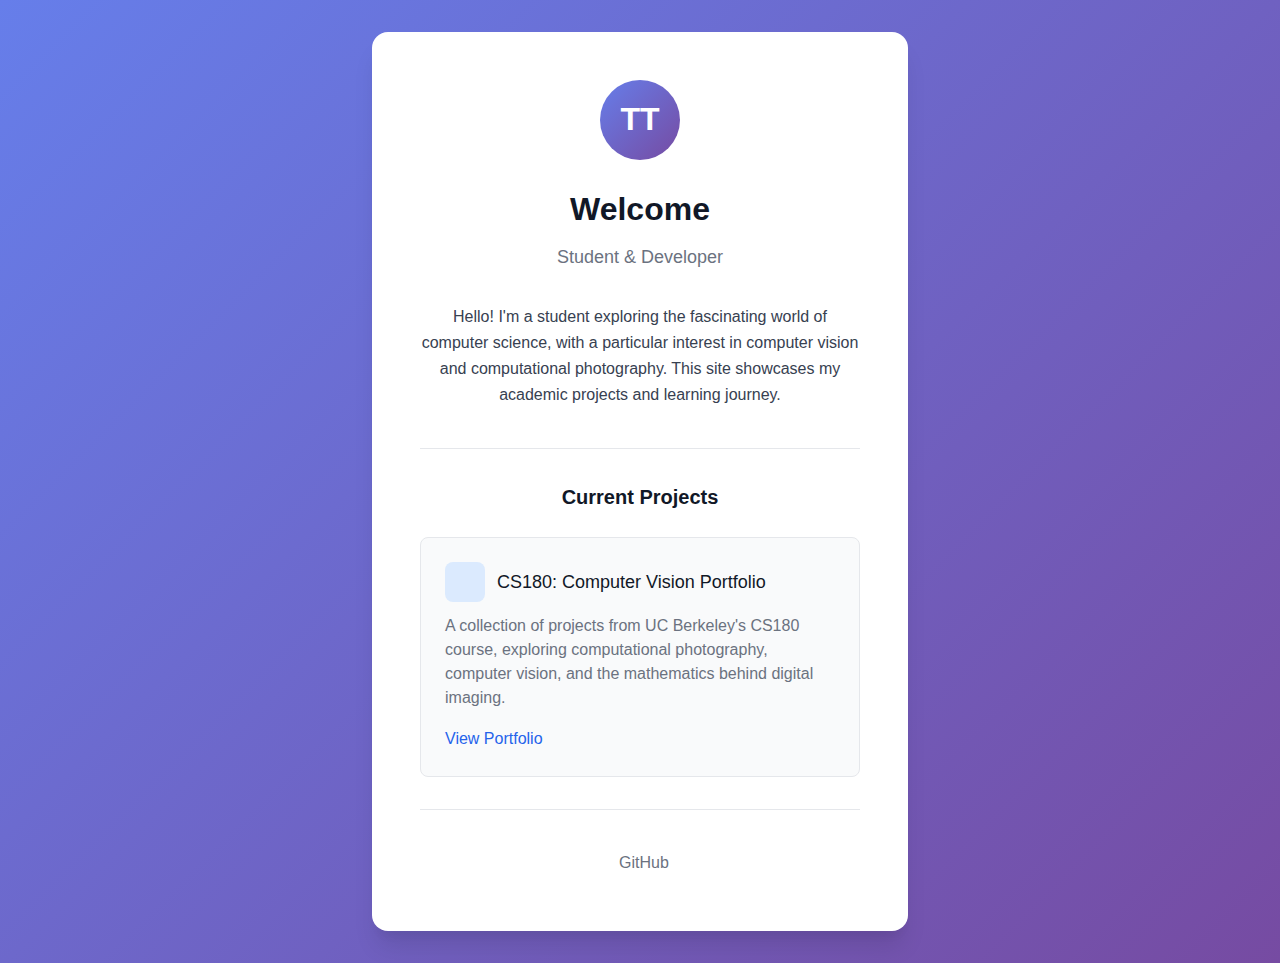
<file: index.html>
<!DOCTYPE html>
<html lang="en">
<head>
    <meta charset="UTF-8">
    <meta name="viewport" content="width=device-width, initial-scale=1.0">
    <title>tonzu - Portfolio</title>
    <link href__="https://cdnjs.cloudflare.com/ajax/libs/font-awesome/6.0.0/css/all.min.css" rel="stylesheet">
    <style>
        * {
            margin: 0;
            padding: 0;
            box-sizing: border-box;
        }
        
        body {
            font-family: -apple-system, BlinkMacSystemFont, 'Segoe UI', Roboto, sans-serif;
            line-height: 1.6;
            color: #374151;
            background: linear-gradient(135deg, #667eea 0%, #764ba2 100%);
            min-height: 100vh;
            display: flex;
            align-items: center;
            justify-content: center;
        }
        
        .container {
            max-width: 600px;
            margin: 0 auto;
            padding: 2rem;
        }
        
        .card {
            background: white;
            border-radius: 1rem;
            padding: 3rem;
            box-shadow: 0 20px 25px -5px rgba(0, 0, 0, 0.1), 0 10px 10px -5px rgba(0, 0, 0, 0.04);
            text-align: center;
        }
        
        .avatar {
            width: 5rem;
            height: 5rem;
            background: linear-gradient(135deg, #667eea 0%, #764ba2 100%);
            border-radius: 50%;
            display: flex;
            align-items: center;
            justify-content: center;
            margin: 0 auto 1.5rem auto;
            color: white;
            font-size: 2rem;
            font-weight: bold;
        }
        
        h1 {
            font-size: 2rem;
            font-weight: 600;
            color: #111827;
            margin-bottom: 0.5rem;
        }
        
        .subtitle {
            color: #6b7280;
            font-size: 1.125rem;
            margin-bottom: 2rem;
        }
        
        .description {
            color: #374151;
            line-height: 1.625;
            margin-bottom: 2.5rem;
        }
        
        .projects-section {
            border-top: 1px solid #e5e7eb;
            padding-top: 2rem;
        }
        
        .section-title {
            font-size: 1.25rem;
            font-weight: 600;
            color: #111827;
            margin-bottom: 1.5rem;
        }
        
        .project-card {
            background: #f9fafb;
            border: 1px solid #e5e7eb;
            border-radius: 0.5rem;
            padding: 1.5rem;
            margin-bottom: 1rem;
            transition: all 0.2s;
            text-align: left;
        }
        
        .project-card:hover {
            background: #f3f4f6;
            border-color: #d1d5db;
        }
        
        .project-header {
            display: flex;
            align-items: center;
            gap: 0.75rem;
            margin-bottom: 0.75rem;
        }
        
        .project-icon {
            width: 2.5rem;
            height: 2.5rem;
            background: #dbeafe;
            color: #2563eb;
            border-radius: 0.5rem;
            display: flex;
            align-items: center;
            justify-content: center;
            flex-shrink: 0;
        }
        
        .project-title {
            font-size: 1.125rem;
            font-weight: 500;
            color: #111827;
            margin: 0;
        }
        
        .project-description {
            color: #6b7280;
            margin-bottom: 1rem;
            line-height: 1.5;
        }
        
        .project-link {
            display: inline-flex;
            align-items: center;
            gap: 0.5rem;
            color: #2563eb;
            text-decoration: none;
            font-weight: 500;
            transition: color 0.2s;
        }
        
        .project-link:hover {
            color: #1d4ed8;
        }
        
        .social-links {
            margin-top: 2rem;
            padding-top: 2rem;
            border-top: 1px solid #e5e7eb;
            display: flex;
            justify-content: center;
            gap: 1rem;
        }
        
        .social-link {
            display: inline-flex;
            align-items: center;
            gap: 0.5rem;
            color: #6b7280;
            text-decoration: none;
            padding: 0.5rem 1rem;
            border-radius: 0.5rem;
            transition: all 0.2s;
        }
        
        .social-link:hover {
            background: #f3f4f6;
            color: #374151;
        }
        
        /* Responsive Design */
        @media (max-width: 640px) {
            .container {
                padding: 1rem;
            }
            
            .card {
                padding: 2rem;
            }
            
            h1 {
                font-size: 1.75rem;
            }
            
            .project-header {
                flex-direction: column;
                align-items: flex-start;
                gap: 0.5rem;
            }
            
            .social-links {
                flex-direction: column;
                align-items: center;
            }
        }
    </style>
</head>
<body>
    <div class="container">
        <div class="card">
            <!-- Avatar -->
            <div class="avatar">
                TT
            </div>
            
            <!-- Main Header -->
            <h1>Welcome</h1>
            <p class="subtitle">Student & Developer</p>
            
            <!-- Brief Description -->
            <p class="description">
                Hello! I'm a student exploring the fascinating world of computer science, 
                with a particular interest in computer vision and computational photography. 
                This site showcases my academic projects and learning journey.
            </p>
            
            <!-- Current Projects -->
            <div class="projects-section">
                <h2 class="section-title">Current Projects</h2>
                
                <div class="project-card">
                    <div class="project-header">
                        <div class="project-icon">
                            <i class="fas fa-camera"></i>
                        </div>
                        <h3 class="project-title">CS180: Computer Vision Portfolio</h3>
                    </div>
                    <p class="project-description">
                        A collection of projects from UC Berkeley's CS180 course, exploring computational 
                        photography, computer vision, and the mathematics behind digital imaging.
                    </p>
                    <a href__="180/" class="project-link">
                        View Portfolio <i class="fas fa-arrow-right"></i>
                    </a>
                </div>
            </div>
            
            <!-- Social Links -->
            <div class="social-links">
                <a href__="https://github.com/tonzu" target="_blank" rel="noopener noreferrer" class="social-link">
                    <i class="fab fa-github"></i>
                    GitHub
                </a>
                <!-- Add more social links as needed -->
            </div>
        </div>
    </div>
</body>
</html>
</file>
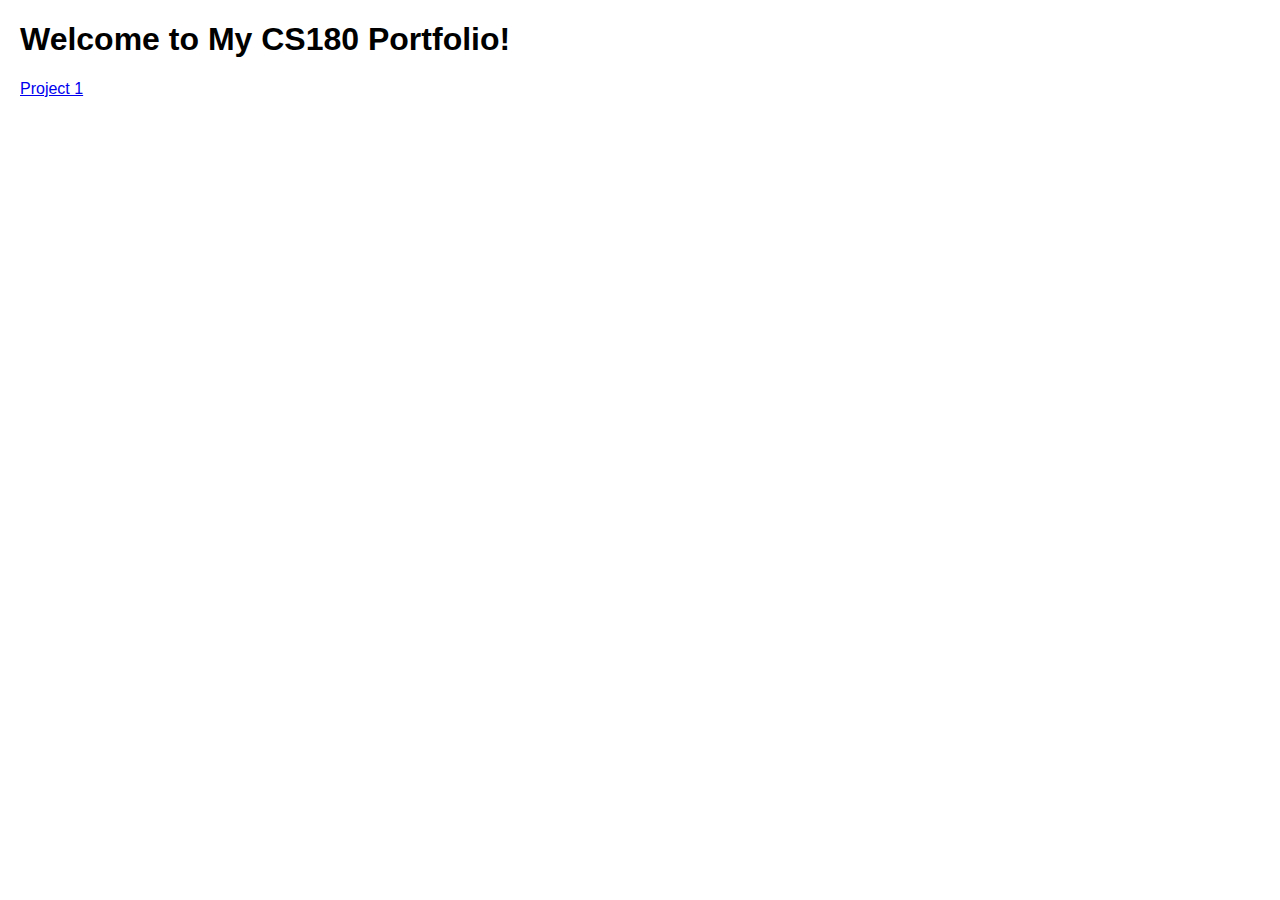
<file: 180/index.html>
<!DOCTYPE html>
<html>
<head>
    <title>My Portfolio</title>
    <style>
        body {
            font-family: Arial, sans-serif;
            margin: 20px;
        }
    </style>
</head>
<body>
    <h1>Welcome to My CS180 Portfolio!</h1>
    <a href="./1/index.html">Project 1</a>
</body>
</html>
</file>
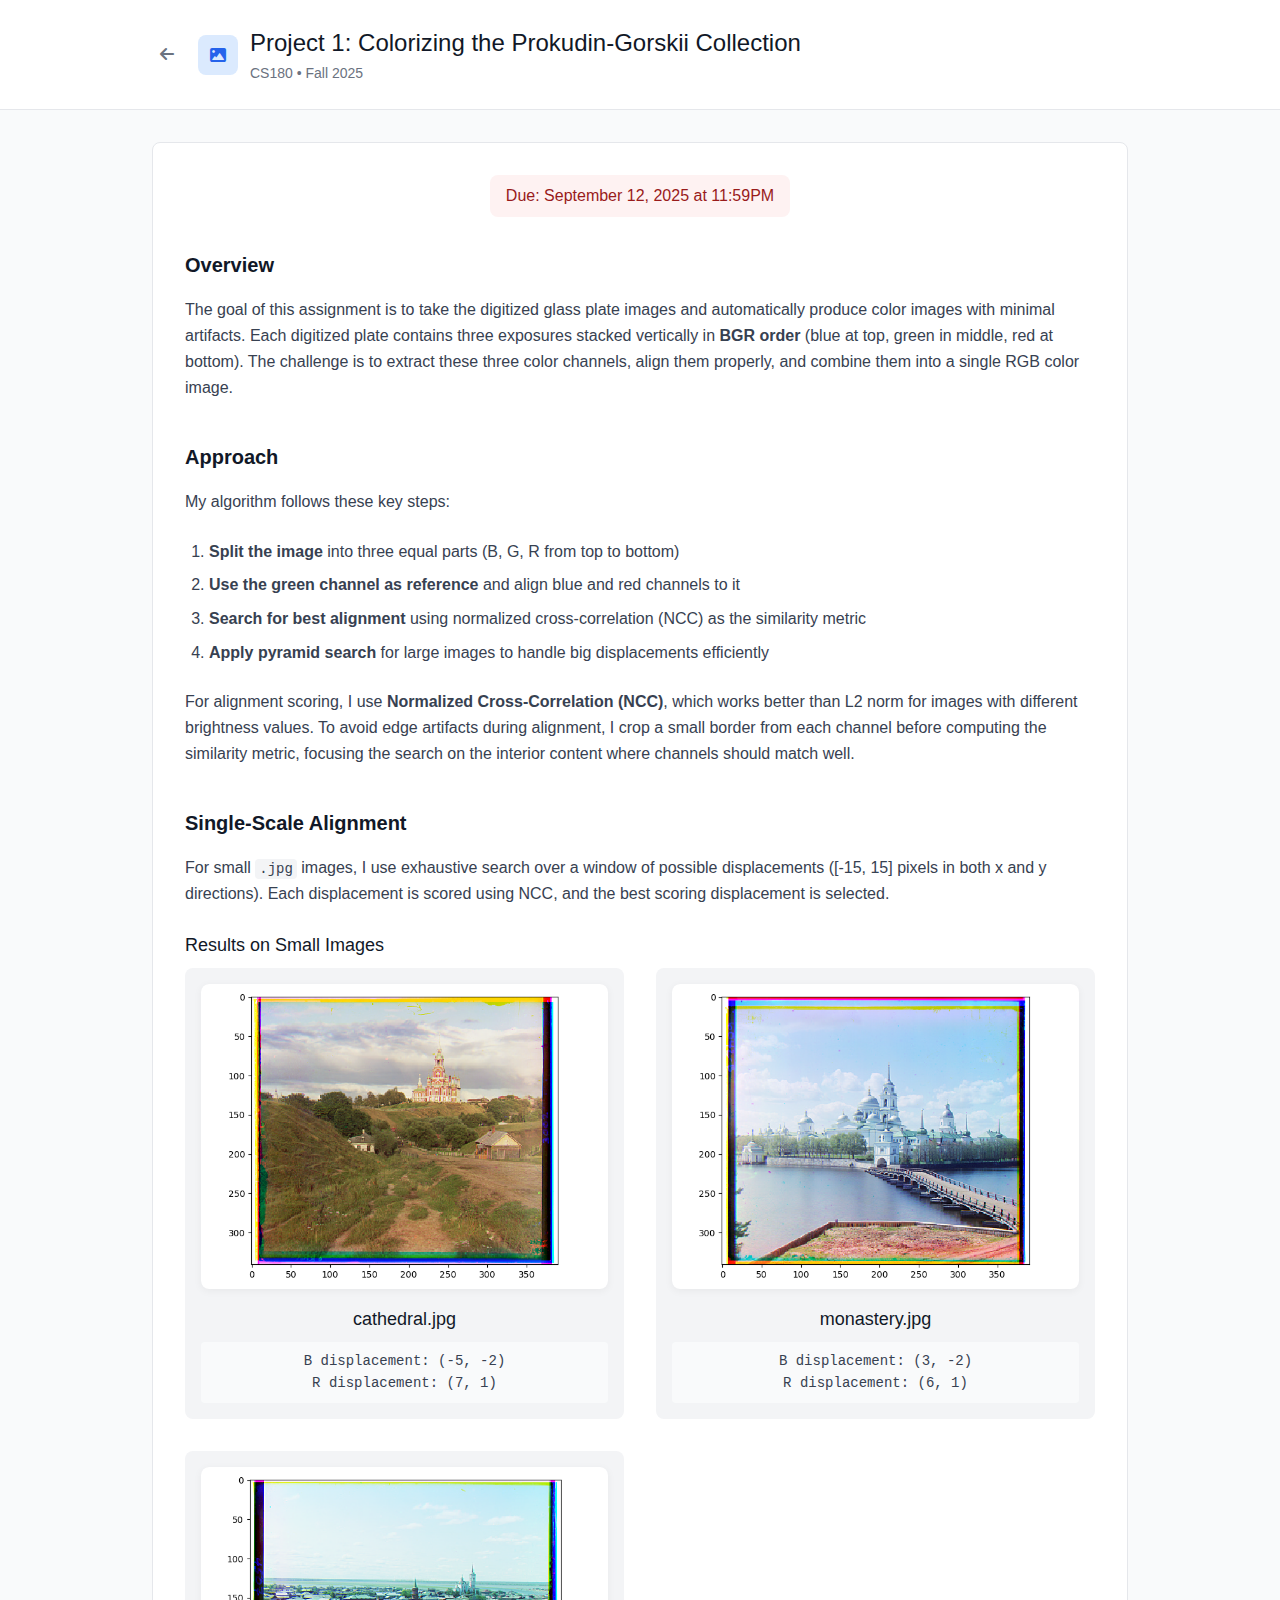
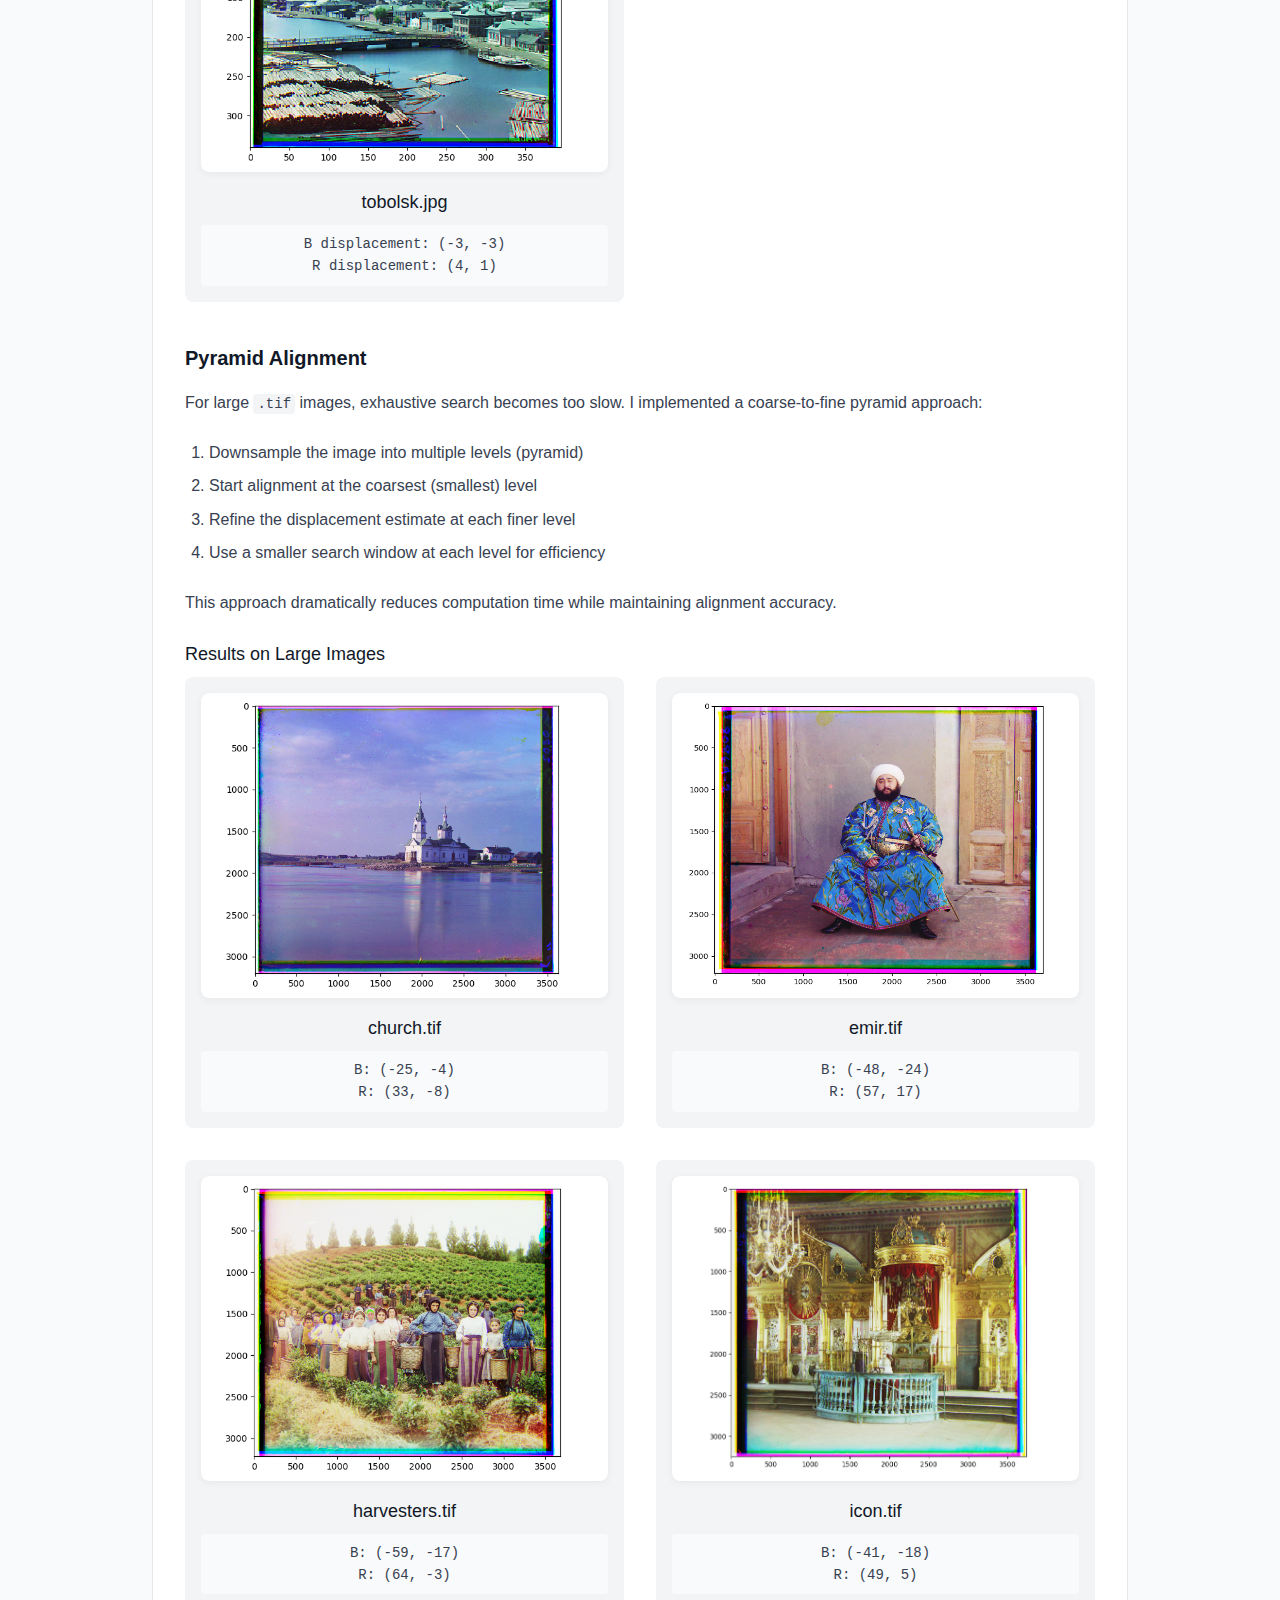
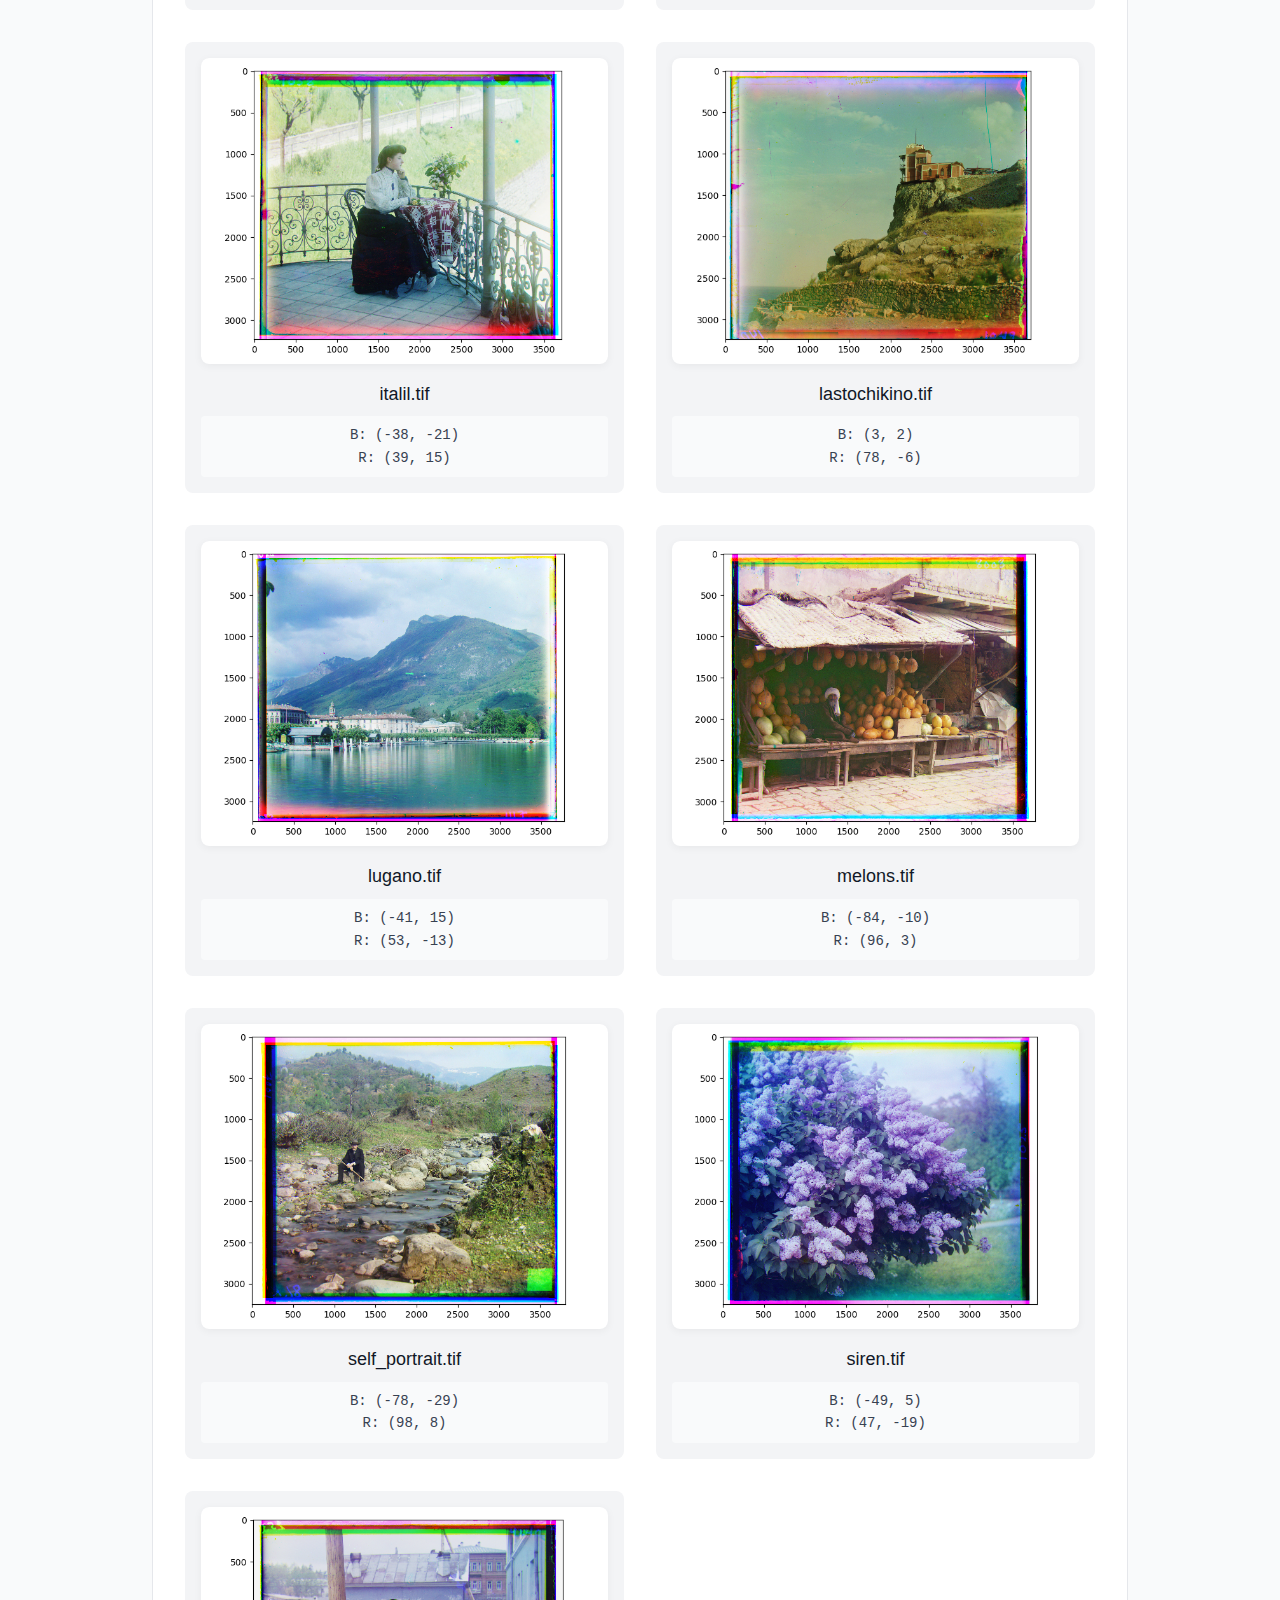
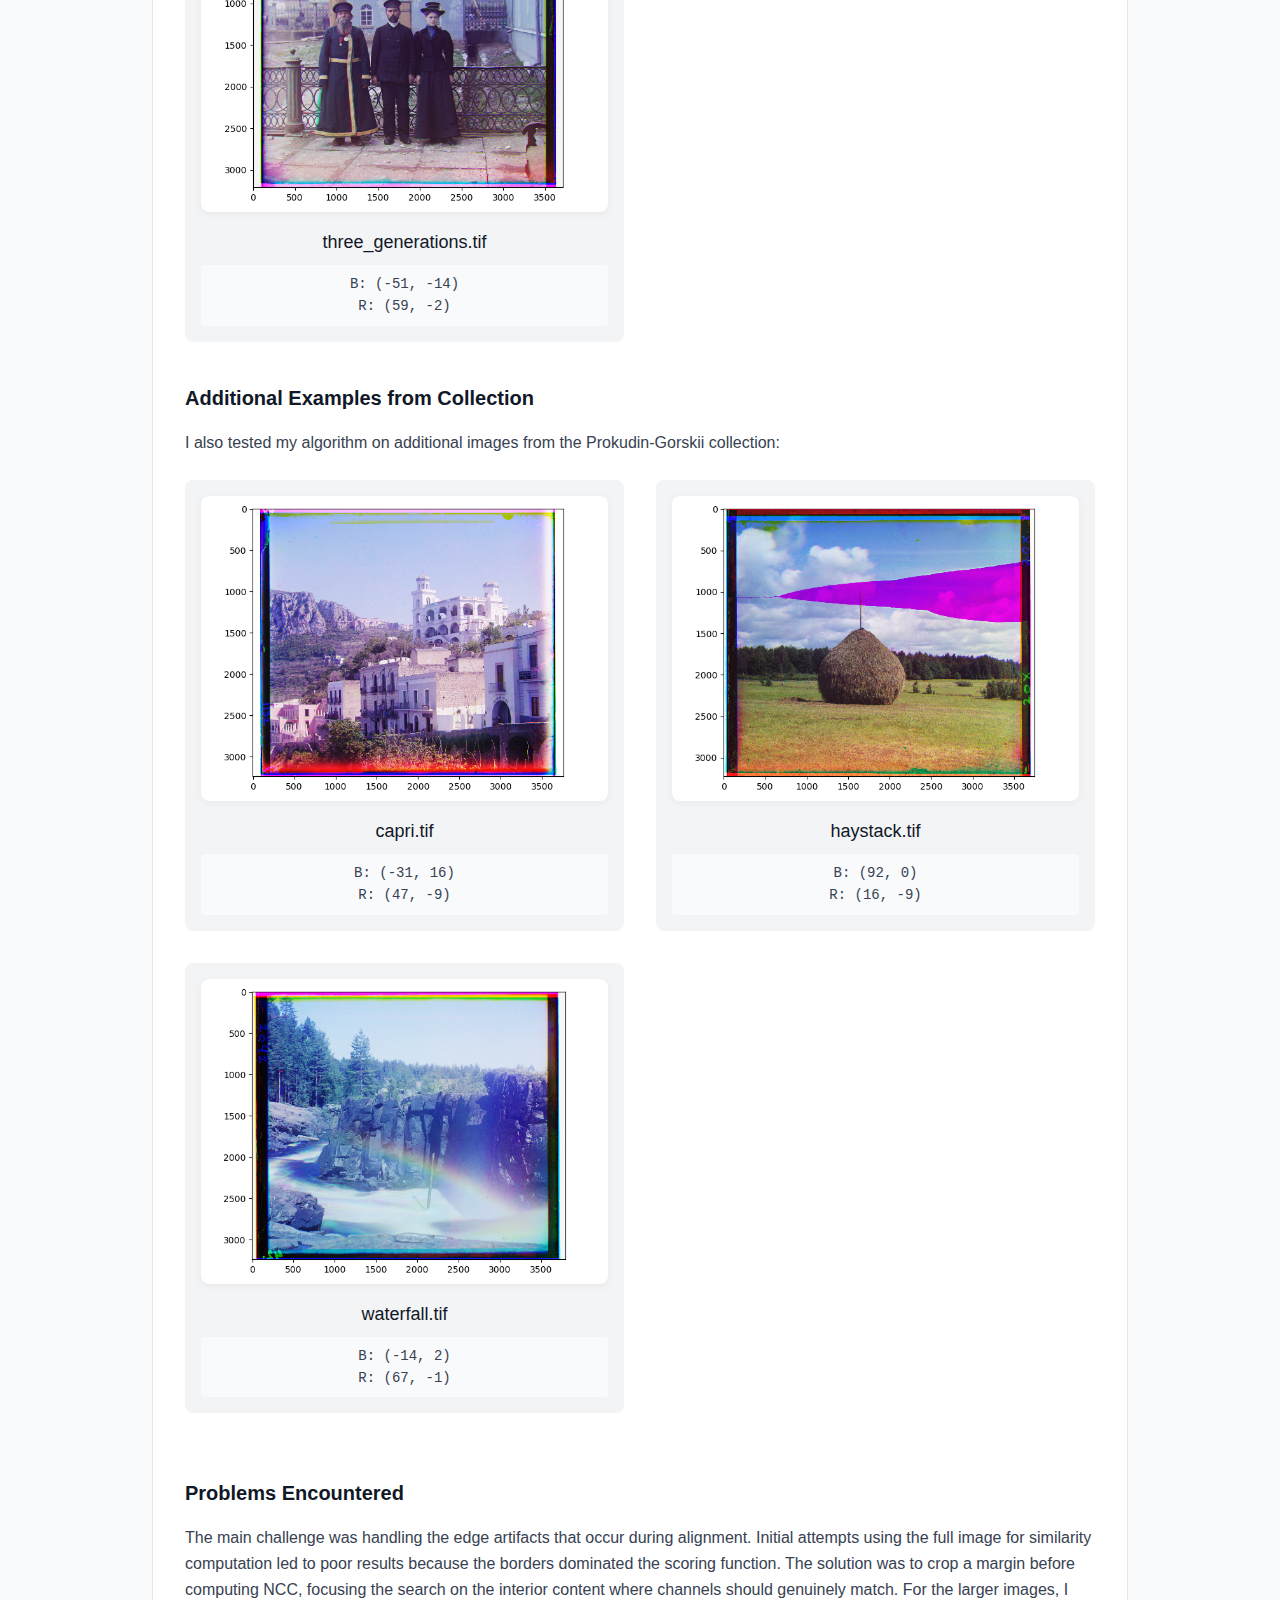
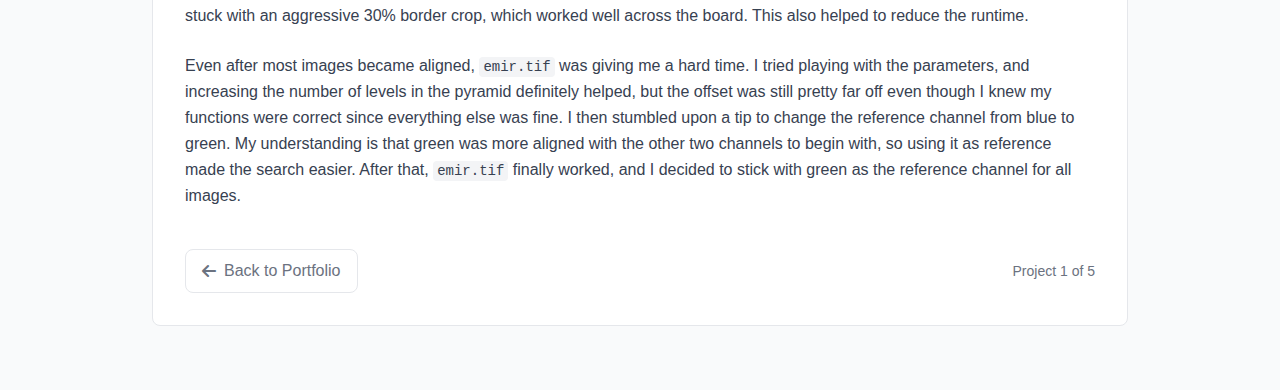
<file: 180/proj1.html>
<!DOCTYPE html>
<html lang="en">
<head>
    <meta charset="UTF-8">
    <meta name="viewport" content="width=device-width, initial-scale=1.0">
    <title>Project 1: Colorizing the Prokudin-Gorskii Collection | CS180</title>
    <link href="https://cdnjs.cloudflare.com/ajax/libs/font-awesome/6.0.0/css/all.min.css" rel="stylesheet">
    <style>
        * {
            margin: 0;
            padding: 0;
            box-sizing: border-box;
        }
        
        body {
            font-family: -apple-system, BlinkMacSystemFont, 'Segoe UI', Roboto, sans-serif;
            line-height: 1.6;
            color: #374151;
            background-color: #f9fafb;
        }
        
        .container {
            max-width: 1024px;
            margin: 0 auto;
            padding: 0 1.5rem;
        }
        
        /* Header */
        header {
            background: white;
            border-bottom: 1px solid #e5e7eb;
        }
        
        .header-content {
            padding: 1.5rem 0;
            display: flex;
            align-items: center;
            gap: 1rem;
        }
        
        .back-button {
            padding: 0.5rem;
            color: #6b7280;
            text-decoration: none;
            border-radius: 0.5rem;
            transition: background-color 0.2s;
        }
        
        .back-button:hover {
            background: #f3f4f6;
            color: #111827;
        }
        
        .header-info {
            display: flex;
            align-items: center;
            gap: 0.75rem;
        }
        
        .project-icon {
            width: 2.5rem;
            height: 2.5rem;
            background: #dbeafe;
            color: #2563eb;
            border-radius: 0.5rem;
            display: flex;
            align-items: center;
            justify-content: center;
        }
        
        .project-title {
            font-size: 1.5rem;
            font-weight: 500;
            color: #111827;
            margin: 0;
        }
        
        .project-course {
            color: #6b7280;
            font-size: 0.875rem;
        }
        
        /* Main Content */
        main {
            padding: 2rem 0;
        }
        
        .content-card {
            background: white;
            border-radius: 0.5rem;
            border: 1px solid #e5e7eb;
            padding: 2rem;
            margin-bottom: 2rem;
        }
        
        .due-date {
            text-align: center;
            margin-bottom: 2rem;
        }
        
        .due-badge {
            display: inline-flex;
            align-items: center;
            gap: 0.5rem;
            padding: 0.5rem 1rem;
            background: #fef2f2;
            color: #991b1b;
            border-radius: 0.5rem;
            font-weight: 500;
        }
        
        /* Sections */
        section {
            margin-bottom: 2.5rem;
        }
        
        section:last-child {
            margin-bottom: 0;
        }
        
        h2 {
            font-size: 1.25rem;
            font-weight: 600;
            color: #111827;
            margin-bottom: 1rem;
        }
        
        h3 {
            font-size: 1.125rem;
            font-weight: 500;
            color: #111827;
            margin-bottom: 0.5rem;
        }
        
        p {
            color: #374151;
            line-height: 1.625;
            margin-bottom: 1.5rem;
        }
        
        p:last-child {
            margin-bottom: 0;
        }
        
        em {
            font-style: italic;
        }
        
        strong {
            font-weight: 600;
        }
        
        a {
            color: #2563eb;
            text-decoration: underline;
        }
        
        a:hover {
            color: #1d4ed8;
        }
        
        /* Code and formulas */
        code {
            background: #f3f4f6;
            padding: 0.125rem 0.25rem;
            border-radius: 0.25rem;
            font-family: 'Courier New', monospace;
            font-size: 0.875rem;
        }
        
        .formula-box {
            background: #f3f4f6;
            border-radius: 0.5rem;
            padding: 1rem;
            margin: 1rem 0;
            font-family: 'Courier New', monospace;
            text-align: center;
        }
        
        /* Image Grid */
        .image-grid {
            display: grid;
            gap: 1.5rem;
            margin-bottom: 1.5rem;
        }
        
        .image-grid.cols-2 {
            grid-template-columns: repeat(auto-fit, minmax(300px, 1fr));
        }
        
        .image-grid.cols-3 {
            grid-template-columns: repeat(auto-fit, minmax(250px, 1fr));
        }
        
        .image-placeholder {
            background: #f3f4f6;
            border-radius: 0.5rem;
            padding: 1.5rem;
            text-align: center;
        }
        
        .image-box {
            background: #e5e7eb;
            border-radius: 0.5rem;
            margin-bottom: 1rem;
            display: flex;
            align-items: center;
            justify-content: center;
            color: #9ca3af;
            font-size: 3rem;
            aspect-ratio: 4/3;
        }
        
        .image-caption {
            font-weight: 500;
            color: #111827;
            margin-bottom: 0.25rem;
        }
        
        .image-description {
            font-size: 0.875rem;
            color: #6b7280;
            margin: 0;
        }
        
        .offset-display {
            font-family: 'Courier New', monospace;
            font-size: 0.875rem;
            color: #374151;
            background: #f9fafb;
            padding: 0.5rem;
            border-radius: 0.25rem;
            margin-top: 0.5rem;
        }
        
        /* Results table */
        .results-table {
            width: 100%;
            border-collapse: collapse;
            margin: 1.5rem 0;
            background: white;
            border-radius: 0.5rem;
            overflow: hidden;
            box-shadow: 0 1px 3px rgba(0,0,0,0.1);
        }
        
        .results-table th {
            background: #f9fafb;
            padding: 0.75rem;
            text-align: left;
            font-weight: 500;
            color: #374151;
            border-bottom: 1px solid #e5e7eb;
        }
        
        .results-table td {
            padding: 0.75rem;
            border-bottom: 1px solid #f3f4f6;
        }
        
        .results-table tr:last-child td {
            border-bottom: none;
        }
        
        /* Navigation */
        .navigation {
            display: flex;
            justify-content: space-between;
            align-items: center;
            margin-top: 2rem;
        }
        
        .nav-button {
            display: inline-flex;
            align-items: center;
            gap: 0.5rem;
            padding: 0.5rem 1rem;
            color: #6b7280;
            text-decoration: none;
            border: 1px solid #e5e7eb;
            border-radius: 0.5rem;
            transition: all 0.2s;
        }
        
        .nav-button:hover {
            color: #111827;
            border-color: #d1d5db;
        }
        
        .project-counter {
            font-size: 0.875rem;
            color: #6b7280;
        }
        
        .image-box {
            max-width: 100%;
            height: auto;
            display: block;
            margin: 0 auto 1rem auto;
            border-radius: 0.5rem;
            box-shadow: 0 2px 8px rgba(0,0,0,0.05);
        }

        .image-placeholder {
            overflow: hidden;
            padding: 1rem;
            background: #f3f4f6;
            border-radius: 0.5rem;
            box-sizing: border-box;
        }

        .image-grid.cols-2, .image-grid.cols-3 {
            gap: 2rem;
        }

        /* Responsive Design */
        @media (max-width: 768px) {
            .container {
                padding: 0 1rem;
            }
            
            .content-card {
                padding: 1.5rem;
            }
            
            .header-content {
                padding: 1rem 0;
                flex-wrap: wrap;
            }
            
            .project-title {
                font-size: 1.25rem;
            }
            
            .image-grid.cols-2,
            .image-grid.cols-3 {
                grid-template-columns: 1fr;
            }
        }
    </style>
</head>
<body>
    <!-- Header -->
    <header>
        <div class="container">
            <div class="header-content">
                <a href="index.html" class="back-button">
                    <i class="fas fa-arrow-left"></i>
                </a>
                <div class="header-info">
                    <div class="project-icon">
                        <i class="fas fa-image"></i>
                    </div>
                    <div>
                        <h1 class="project-title">Project 1: Colorizing the Prokudin-Gorskii Collection</h1>
                        <p class="project-course">CS180 • Fall 2025</p>
                    </div>
                </div>
            </div>
        </div>
    </header>

    <!-- Main Content -->
    <main>
        <div class="container">
            <div class="content-card">
                <div class="due-date">
                    <div class="due-badge">
                        Due: September 12, 2025 at 11:59PM
                    </div>
                </div>

                <section>
                    <h2>Overview</h2>
                    <p>
                        The goal of this assignment is to take the digitized glass plate images and automatically produce color images with minimal artifacts. Each digitized plate contains three exposures stacked vertically in <strong>BGR order</strong> (blue at top, green in middle, red at bottom). The challenge is to extract these three color channels, align them properly, and combine them into a single RGB color image.
                    </p>
                </section>

                <section>
                    <h2>Approach</h2>
                    <p>
                        My algorithm follows these key steps:
                    </p>
                    <ol style="margin-left: 1.5rem; margin-bottom: 1.5rem;">
                        <li style="margin-bottom: 0.5rem;"><strong>Split the image</strong> into three equal parts (B, G, R from top to bottom)</li>
                        <li style="margin-bottom: 0.5rem;"><strong>Use the green channel as reference</strong> and align blue and red channels to it</li>
                        <li style="margin-bottom: 0.5rem;"><strong>Search for best alignment</strong> using normalized cross-correlation (NCC) as the similarity metric</li>
                        <li style="margin-bottom: 0.5rem;"><strong>Apply pyramid search</strong> for large images to handle big displacements efficiently</li>
                    </ol>
                    
                    <p>
                        For alignment scoring, I use <strong>Normalized Cross-Correlation (NCC)</strong>, which works better than L2 norm for images with different brightness values. To avoid edge artifacts during alignment, I crop a small border from each channel before computing the similarity metric, focusing the search on the interior content where channels should match well.
                    </p>
                </section>

                <section>
                    <h2>Single-Scale Alignment</h2>
                    <p>
                        For small <code>.jpg</code> images, I use exhaustive search over a window of possible displacements ([-15, 15] pixels in both x and y directions). Each displacement is scored using NCC, and the best scoring displacement is selected.
                    </p>
                    
                    <h3>Results on Small Images</h3>
                    <div class="image-grid cols-2">
                        <div class="image-placeholder">
                            <img src="output_images/out_cathedral.png" alt="cathedral.jpg result" class="image-box" />
                            <h3 class="image-caption">cathedral.jpg</h3>
                            <div class="offset-display">
                                B displacement: (-5, -2)<br>
                                R displacement: (7, 1)
                            </div>
                        </div>
                        <div class="image-placeholder">
                            <img src="output_images/out_monastery.png" alt="monastery.jpg result" class="image-box" />
                            <h3 class="image-caption">monastery.jpg</h3>
                            <div class="offset-display">
                                B displacement: (3, -2)<br>
                                R displacement: (6, 1)
                            </div>
                        </div>
                        <div class="image-placeholder">
                            <img src="output_images/out_tobolsk.png" alt="tobolsk.jpg result" class="image-box" />
                            <h3 class="image-caption">tobolsk.jpg</h3>
                            <div class="offset-display">
                                B displacement: (-3, -3)<br>
                                R displacement: (4, 1)
                            </div>
                        </div>
                    </div>
                </section>

                <section>
                    <h2>Pyramid Alignment</h2>
                    <p>
                        For large <code>.tif</code> images, exhaustive search becomes too slow. I implemented a coarse-to-fine pyramid approach:
                    </p>
                    <ol style="margin-left: 1.5rem; margin-bottom: 1.5rem;">
                        <li style="margin-bottom: 0.5rem;">Downsample the image into multiple levels (pyramid)</li>
                        <li style="margin-bottom: 0.5rem;">Start alignment at the coarsest (smallest) level</li>
                        <li style="margin-bottom: 0.5rem;">Refine the displacement estimate at each finer level</li>
                        <li style="margin-bottom: 0.5rem;">Use a smaller search window at each level for efficiency</li>
                    </ol>
                    <p>
                        This approach dramatically reduces computation time while maintaining alignment accuracy.
                    </p>
                    
                    <h3>Results on Large Images</h3>
                    <div class="image-grid cols-2">
                        <div class="image-placeholder">
                            <img src="output_images/out_church.png" alt="church.tif result" class="image-box" />
                            <h3 class="image-caption">church.tif</h3>
                            <div class="offset-display">
                                B: (-25, -4)<br>R: (33, -8)
                            </div>
                        </div>
                        <div class="image-placeholder">
                            <img src="output_images/out_emir.png" alt="emir.tif result" class="image-box" />
                            <h3 class="image-caption">emir.tif</h3>
                            <div class="offset-display">
                                B: (-48, -24)<br>R: (57, 17)
                            </div>
                        </div>
                        <div class="image-placeholder">
                            <img src="output_images/out_harvesters.png" alt="harvesters.tif result" class="image-box" />
                            <h3 class="image-caption">harvesters.tif</h3>
                            <div class="offset-display">
                                B: (-59, -17)<br>R: (64, -3)
                            </div>
                        </div>
                        <div class="image-placeholder">
                            <img src="output_images/out_icon.png" alt="icon.tif result" class="image-box" />
                            <h3 class="image-caption">icon.tif</h3>
                            <div class="offset-display">
                                B: (-41, -18)<br>R: (49, 5)
                            </div>
                        </div>
                        <div class="image-placeholder">
                            <img src="output_images/out_italil.png" alt="italil.tif result" class="image-box" />
                            <h3 class="image-caption">italil.tif</h3>
                            <div class="offset-display">
                                B: (-38, -21)<br>R: (39, 15)
                            </div>
                        </div>
                        <div class="image-placeholder">
                            <img src="output_images/out_lastochikino.png" alt="lastochikino.tif result" class="image-box" />
                            <h3 class="image-caption">lastochikino.tif</h3>
                            <div class="offset-display">
                                B: (3, 2)<br>R: (78, -6)
                            </div>
                        </div>
                        <div class="image-placeholder">
                            <img src="output_images/out_lugano.png" alt="lugano.tif result" class="image-box" />
                            <h3 class="image-caption">lugano.tif</h3>
                            <div class="offset-display">
                                B: (-41, 15)<br>R: (53, -13)
                            </div>
                        </div>
                        <div class="image-placeholder">
                            <img src="output_images/out_melons.png" alt="melons.tif result" class="image-box" />
                            <h3 class="image-caption">melons.tif</h3>
                            <div class="offset-display">
                                B: (-84, -10)<br>R: (96, 3)
                            </div>
                        </div>
                        <div class="image-placeholder">
                            <img src="output_images/out_self_portrait.png" alt="self_portrait.tif result" class="image-box" />
                            <h3 class="image-caption">self_portrait.tif</h3>
                            <div class="offset-display">
                                B: (-78, -29)<br>R: (98, 8)
                            </div>
                        </div>
                        <div class="image-placeholder">
                            <img src="output_images/out_siren.png" alt="siren.tif result" class="image-box" />
                            <h3 class="image-caption">siren.tif</h3>
                            <div class="offset-display">
                                B: (-49, 5)<br>R: (47, -19)
                            </div>
                        </div>
                        <div class="image-placeholder">
                            <img src="output_images/out_three_generations.png" alt="three_generations.tif result" class="image-box" />
                            <h3 class="image-caption">three_generations.tif</h3>
                            <div class="offset-display">
                                B: (-51, -14)<br>R: (59, -2)
                            </div>
                        </div>
                    </div>
<!-- 
                    <h3>Summary of Displacement Results</h3>
                    <table class="results-table">
                        <thead>
                            <tr>
                                <th>Image</th>
                                <th>Blue Displacement (x, y)</th>
                                <th>Red Displacement (x, y)</th>
                            </tr>
                        </thead>
                        <tbody>
                            <tr>
                                <td>cathedral.jpg</td>
                                <td><code>( , )</code></td>
                                <td><code>( , )</code></td>
                            </tr>
                            <tr>
                                <td>monastery.jpg</td>
                                <td><code>( , )</code></td>
                                <td><code>( , )</code></td>
                            </tr>
                            <tr>
                                <td>church.tif</td>
                                <td><code>( , )</code></td>
                                <td><code>( , )</code></td>
                            </tr>
                            <tr>
                                <td>emir.tif</td>
                                <td><code>( , )</code></td>
                                <td><code>( , )</code></td>
                            </tr>
                            <tr>
                                <td>harvesters.tif</td>
                                <td><code>( , )</code></td>
                                <td><code>( , )</code></td>
                            </tr>
                            <tr>
                                <td>icon.tif</td>
                                <td><code>( , )</code></td>
                                <td><code>( , )</code></td>
                            </tr>
                            <tr>
                                <td>lady.tif</td>
                                <td><code>( , )</code></td>
                                <td><code>( , )</code></td>
                            </tr>
                            <tr>
                                <td>melons.tif</td>
                                <td><code>( , )</code></td>
                                <td><code>( , )</code></td>
                            </tr>
                        </tbody>
                    </table> -->
                </section>

                <section>
                    <h2>Additional Examples from Collection</h2>
                    <p>
                        I also tested my algorithm on additional images from the Prokudin-Gorskii collection:
                    </p>
                    
                    <div class="image-grid cols-2">
                    <div class="image-grid cols-2">
                        <div class="image-placeholder">
                            <img src="output_images/out_capri.png" alt="capri.tif result" class="image-box" />
                            <h3 class="image-caption">capri.tif</h3>
                            <div class="offset-display">
                                B: (-31, 16)<br>R: (47, -9)
                            </div>
                        </div>
                        <div class="image-placeholder">
                            <img src="output_images/out_haystack.png" alt="haystack.tif result" class="image-box" />
                            <h3 class="image-caption">haystack.tif</h3>
                            <div class="offset-display">
                                B: (92, 0)<br>R: (16, -9)
                            </div>
                        </div>
                        <div class="image-placeholder">
                            <img src="output_images/out_waterfall.png" alt="waterfall.tif result" class="image-box" />
                            <h3 class="image-caption">waterfall.tif</h3>
                            <div class="offset-display">
                                B: (-14, 2)<br>R: (67, -1)
                            </div>
                        </div>
                    </div>
                </section>

                <section>
                    <h2>Problems Encountered</h2>
                    <p>
                        The main challenge was handling the edge artifacts that occur during alignment. Initial attempts using the full image for similarity computation led to poor results because the borders dominated the scoring function. The solution was to crop a margin before computing NCC, focusing the search on the interior content where channels should genuinely match. For the larger images, I stuck with an aggressive 30% border crop, which worked well across the board. This also helped to reduce the runtime. 
                    </p>
                    <p>
                        Even after most images became aligned, <code>emir.tif</code> was giving me a hard time. I tried playing with the parameters, and increasing the number of levels in the pyramid definitely helped, but the offset was still pretty far off even though I knew my functions were correct since everything else was fine. I then stumbled upon a tip to change the reference channel from blue to green. My understanding is that green was more aligned with the other two channels to begin with, so using it as reference made the search easier. After that, <code>emir.tif</code> finally worked, and I decided to stick with green as the reference channel for all images.
                    </p>

                </section>

            <!-- Navigation -->
            <div class="navigation">
                <a href="index.html" class="nav-button">
                    <i class="fas fa-arrow-left"></i>
                    Back to Portfolio
                </a>
                
                <div class="project-counter">
                    Project 1 of 5
                </div>
            </div>
        </div>
    </main>
</body>
</html>
</file>
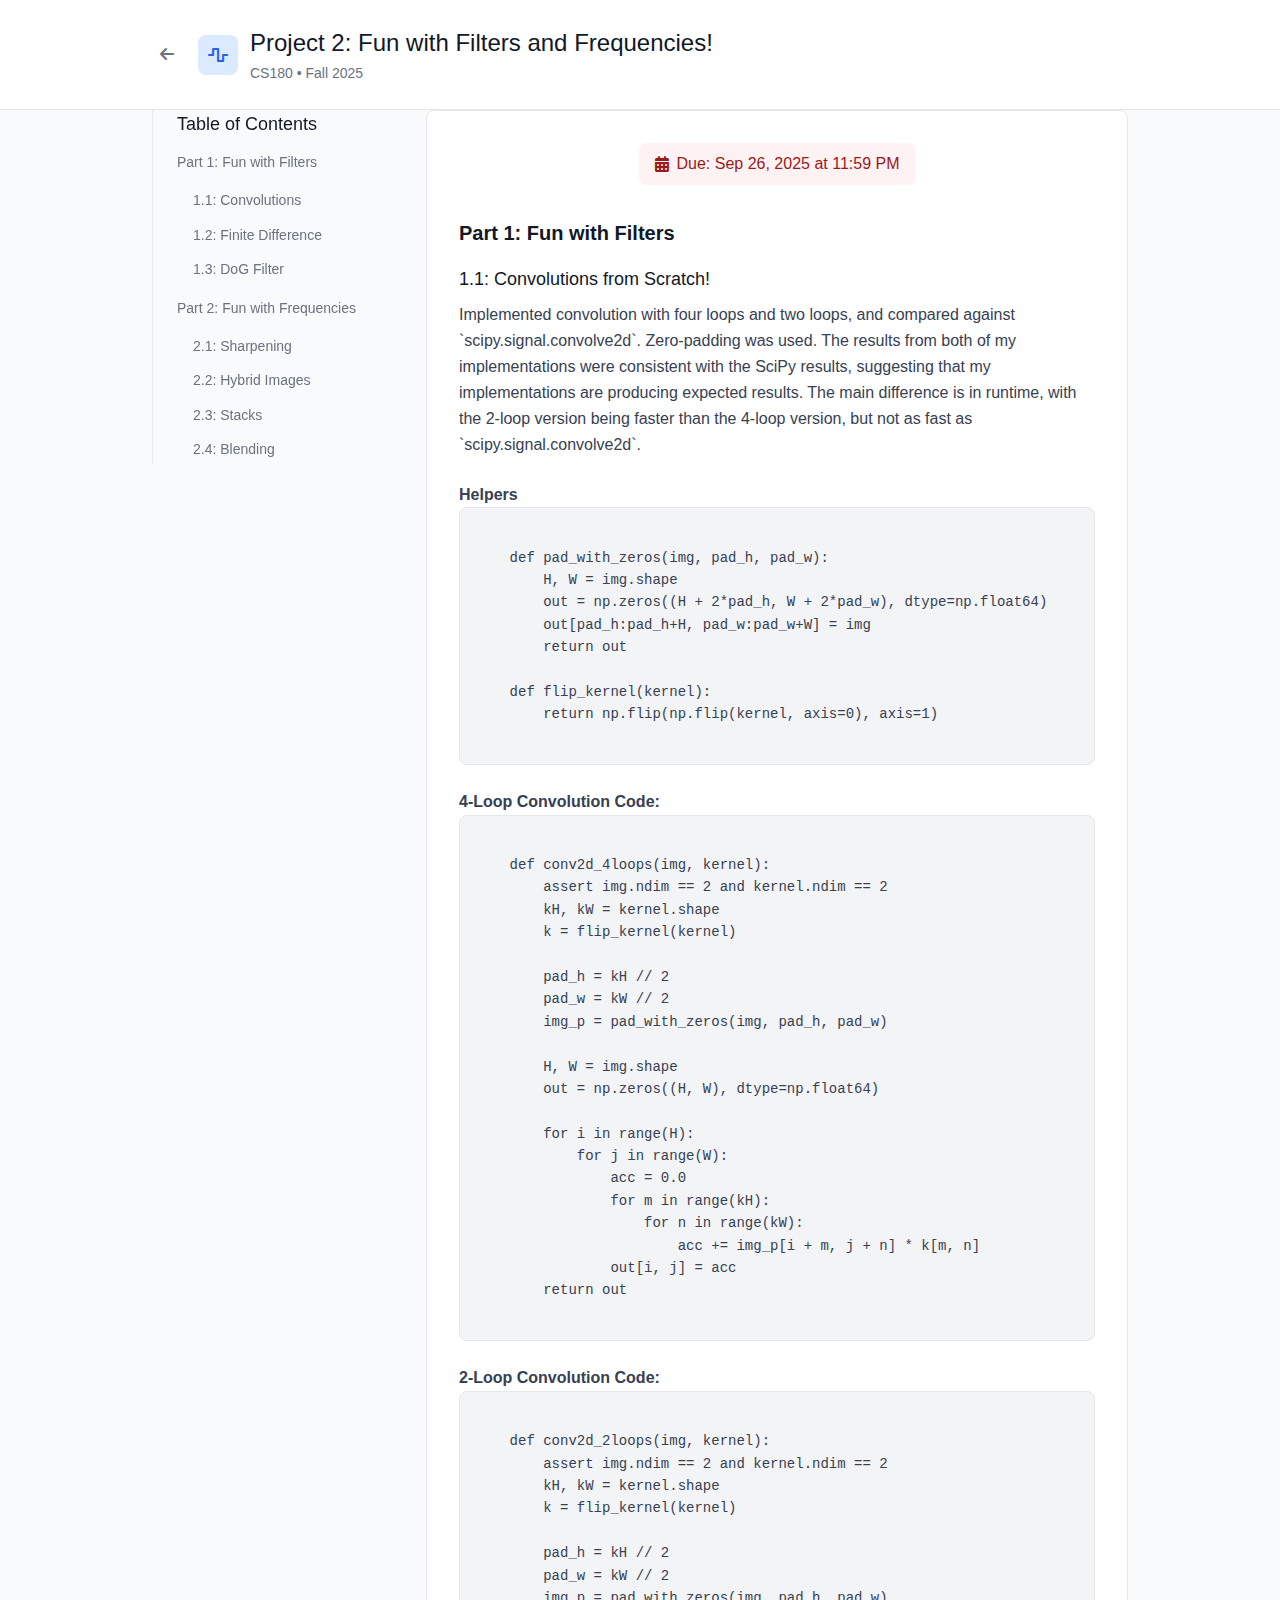
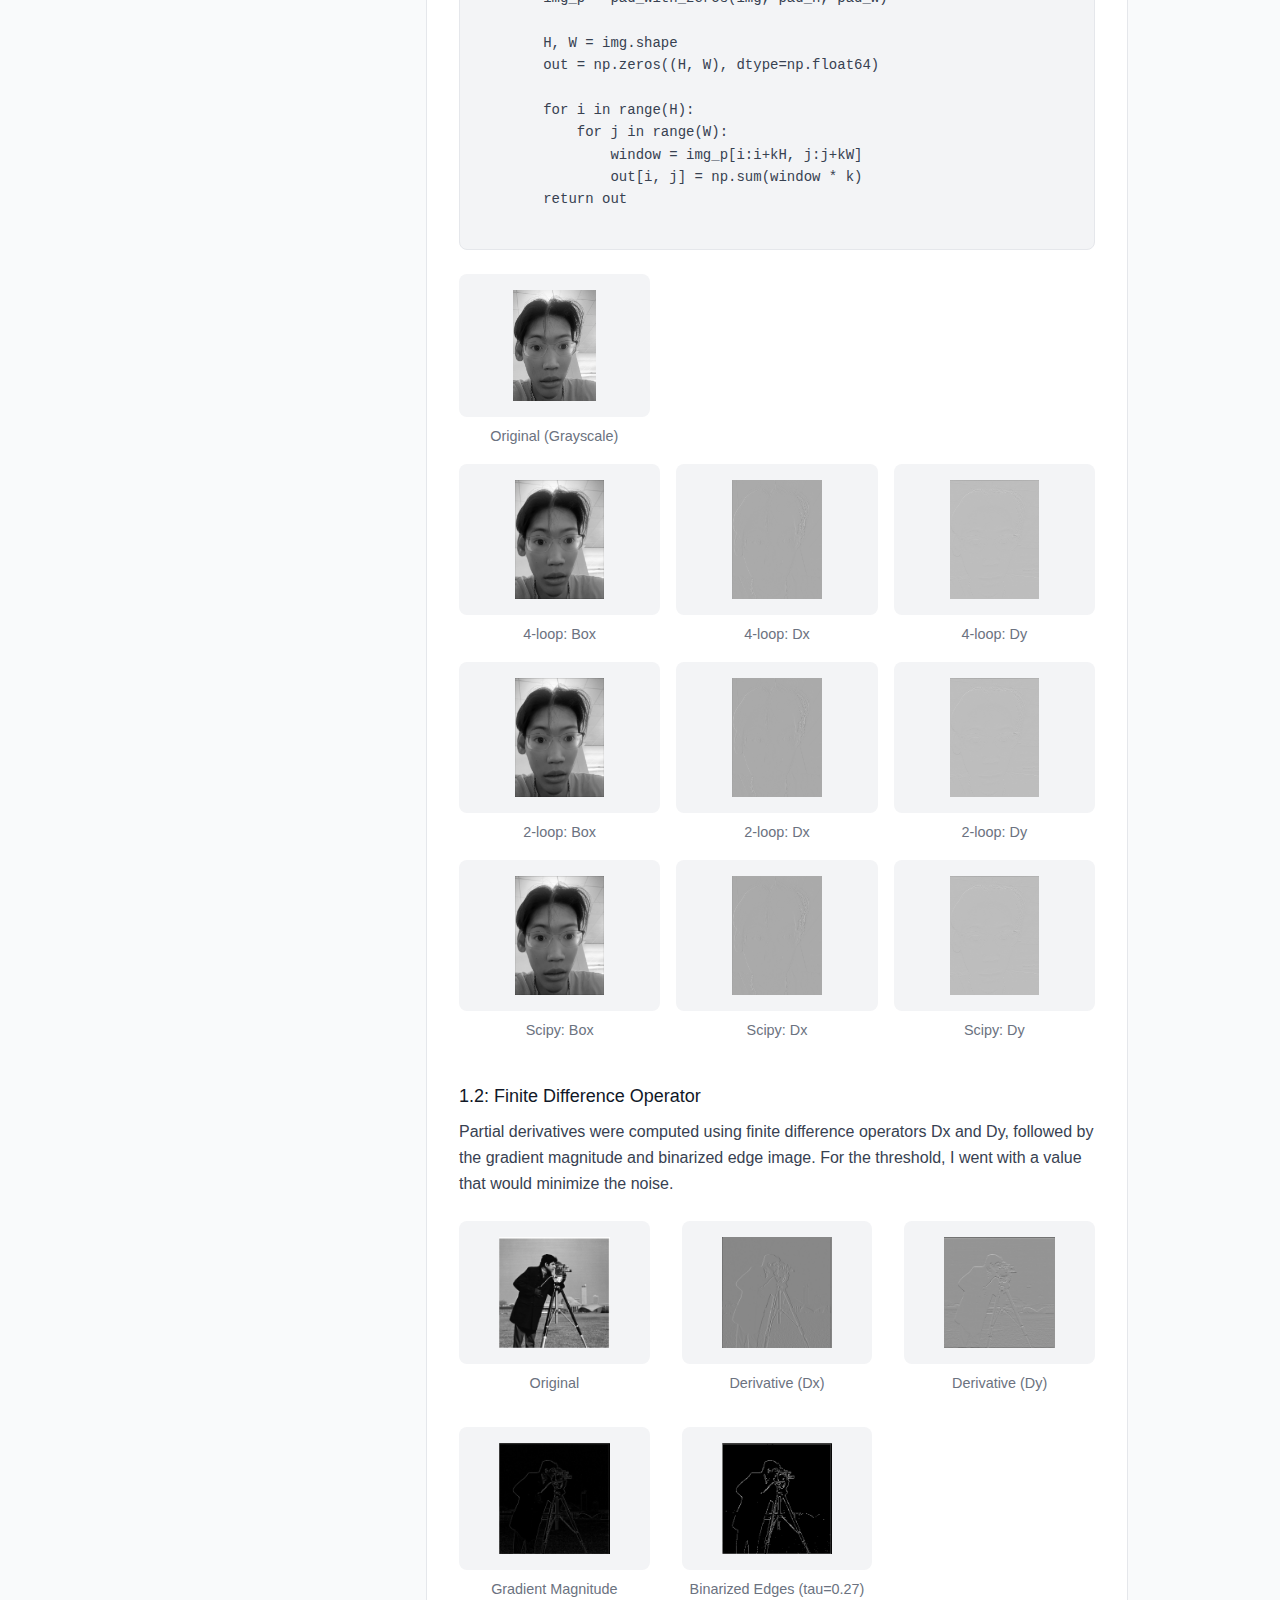
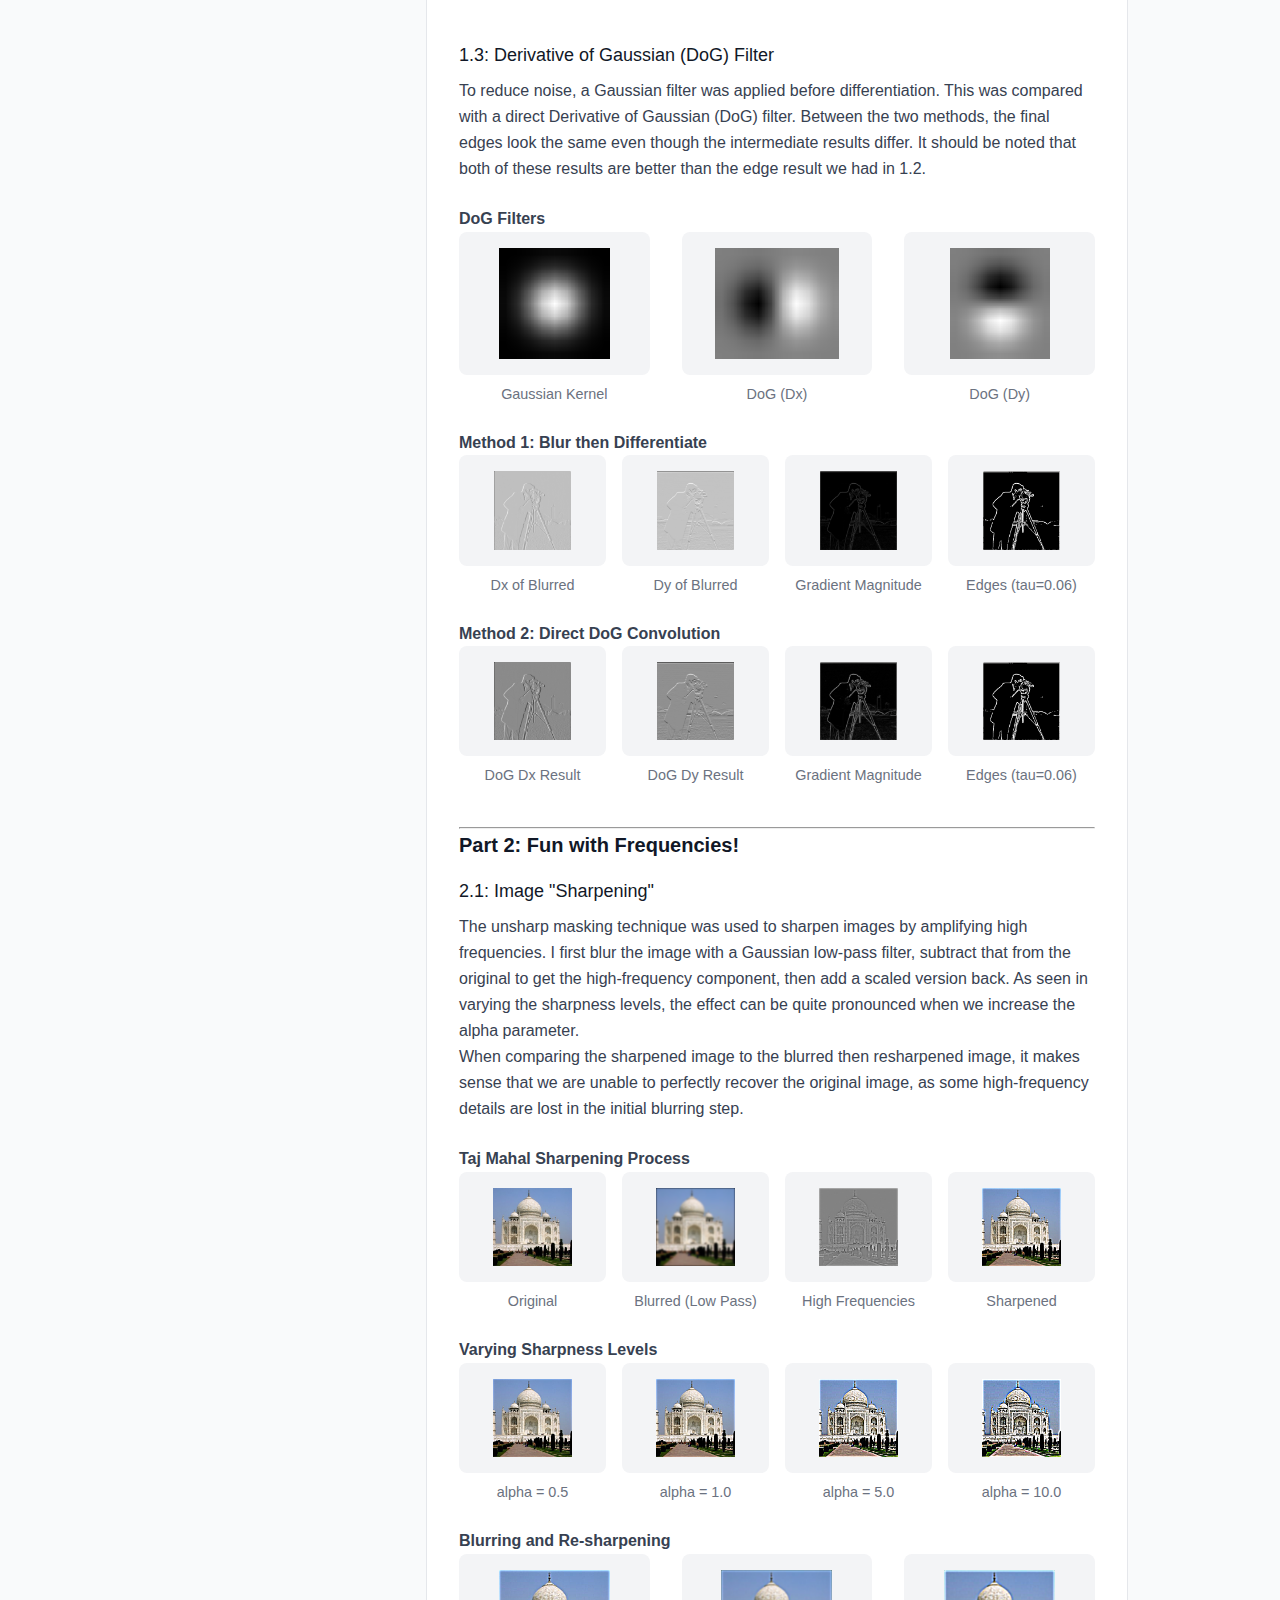
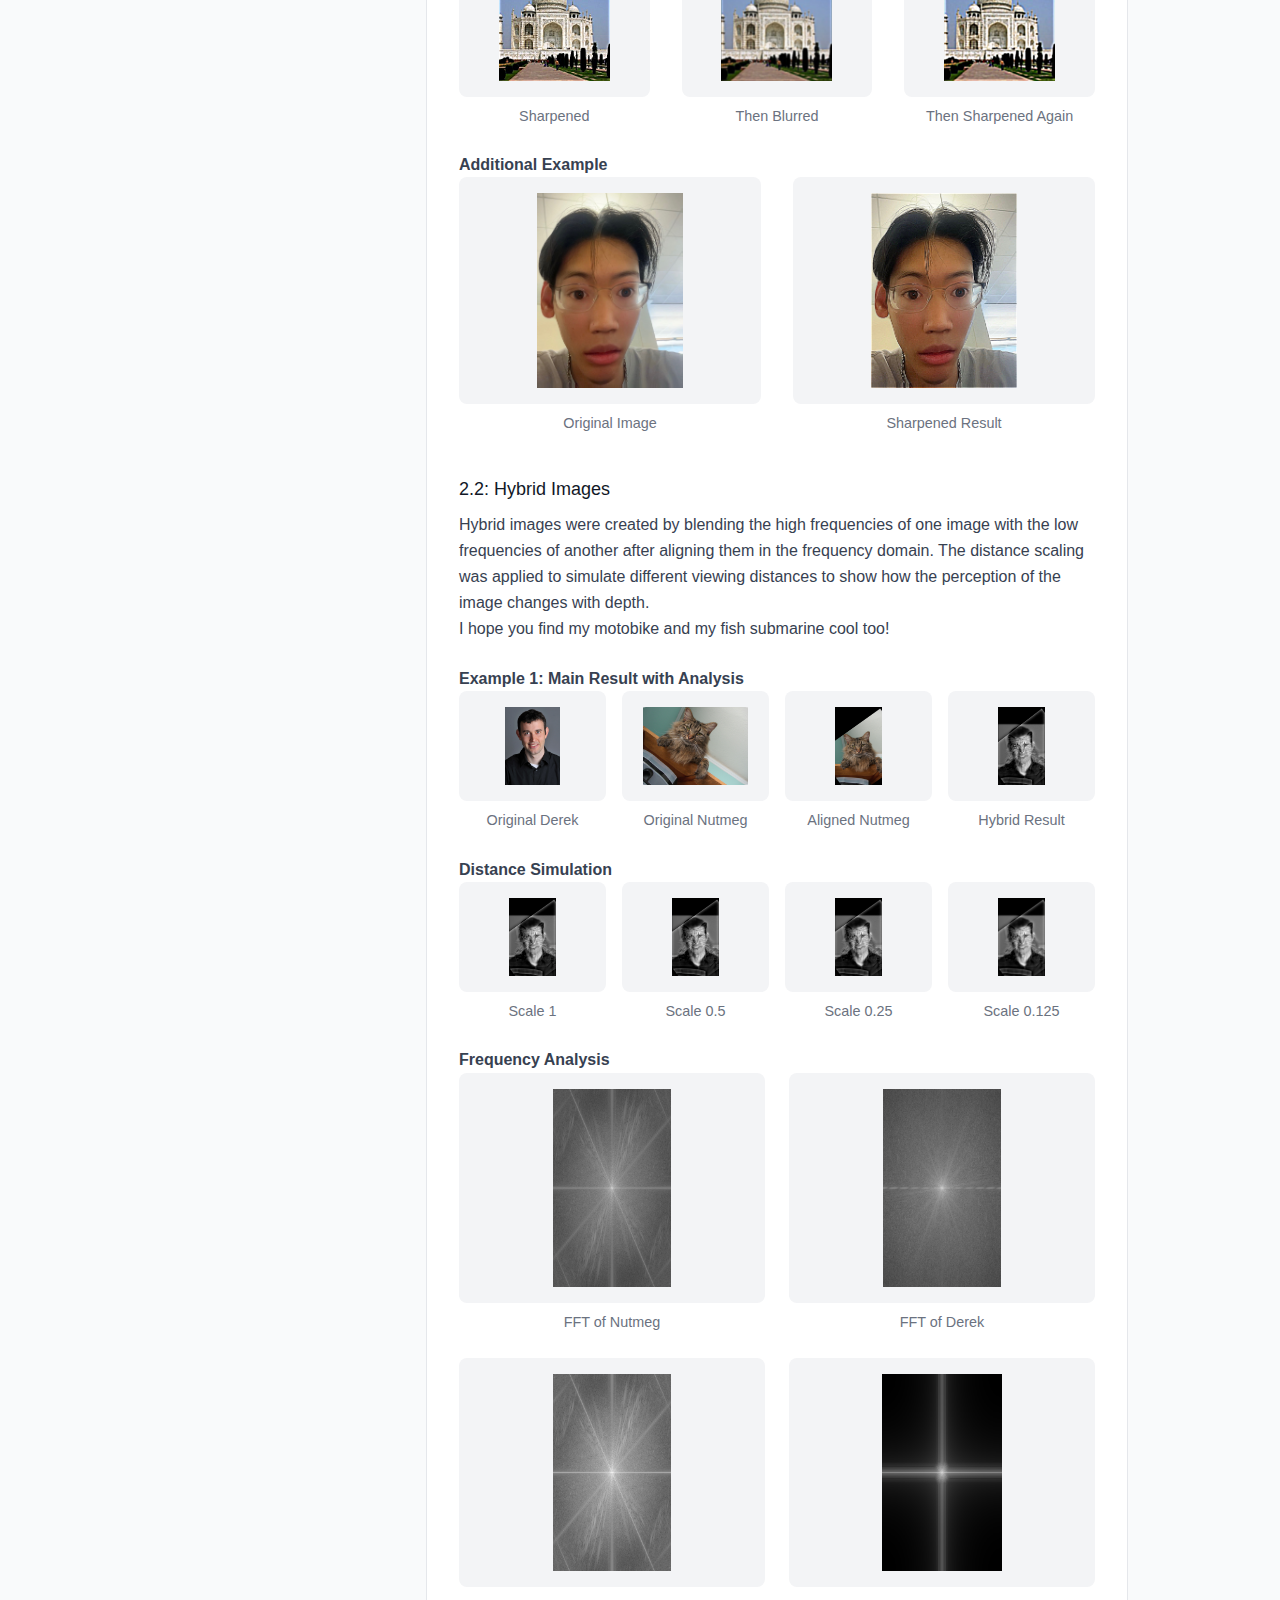
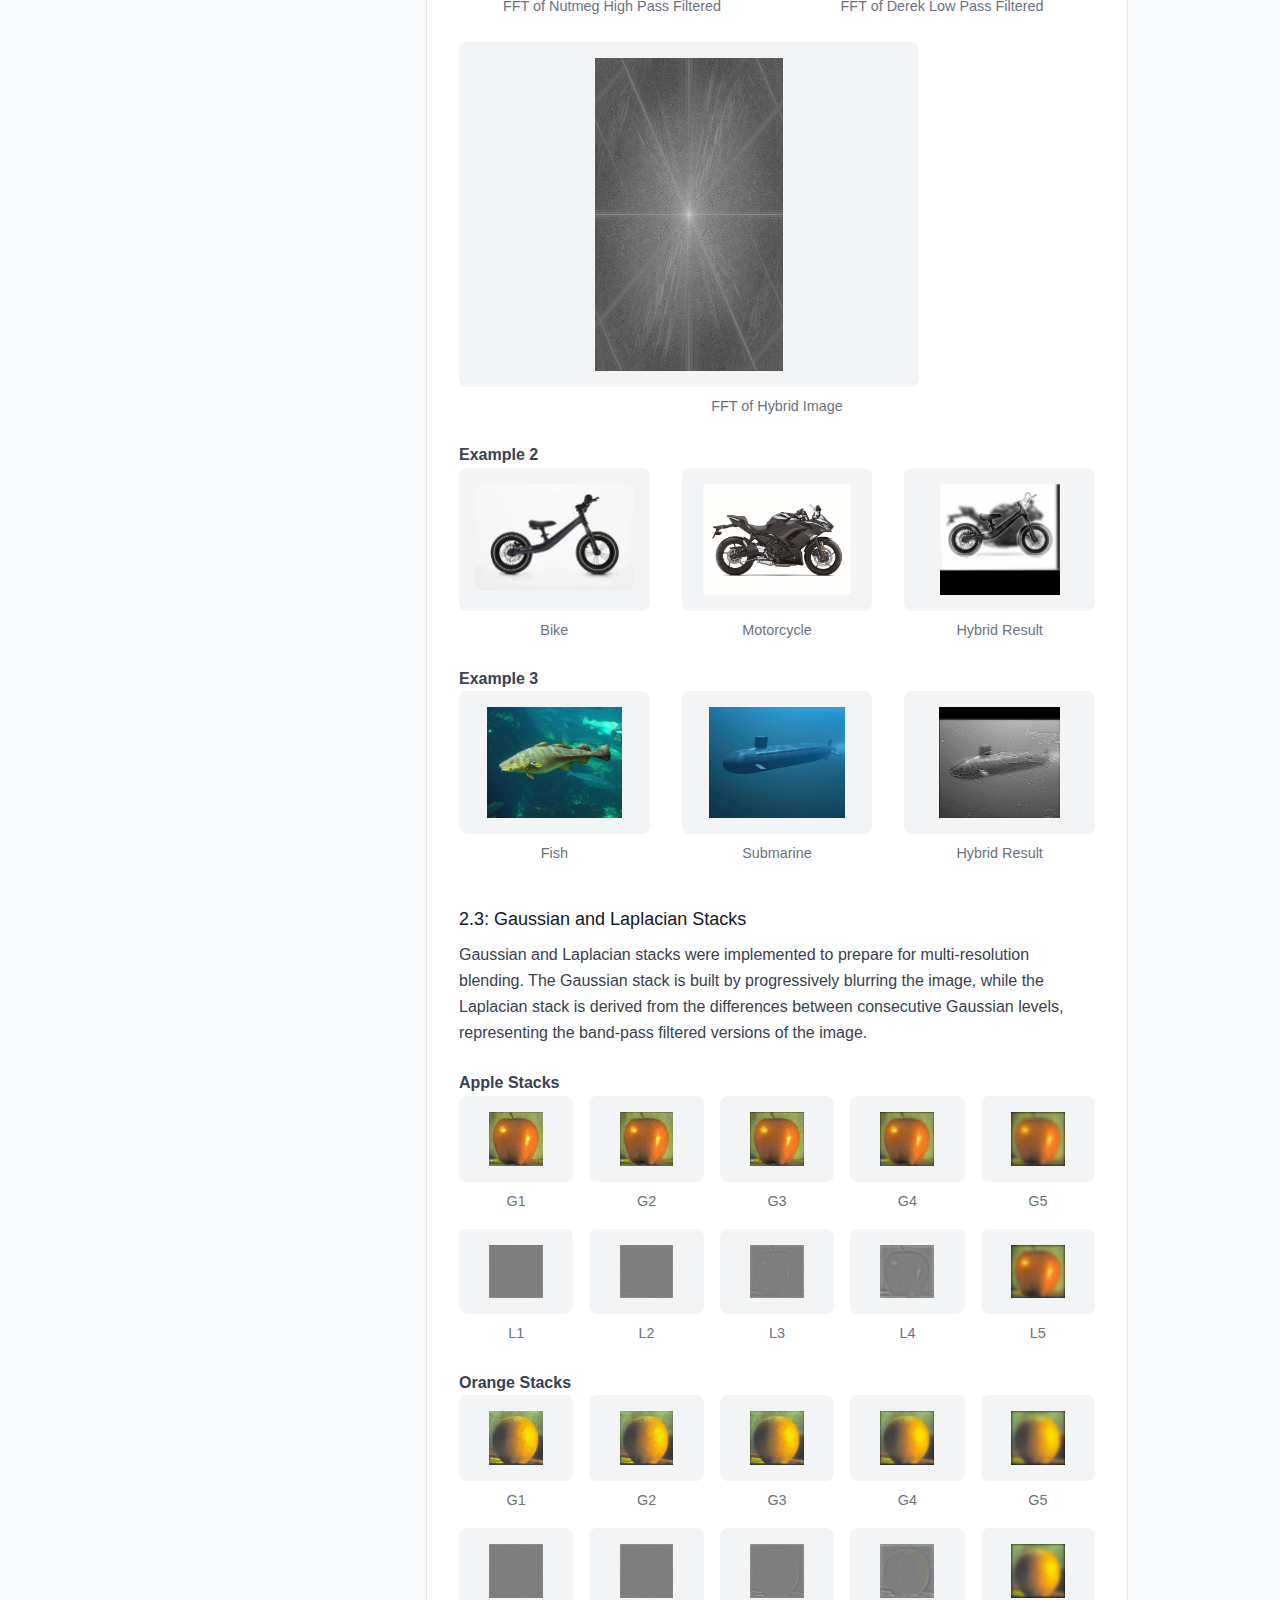
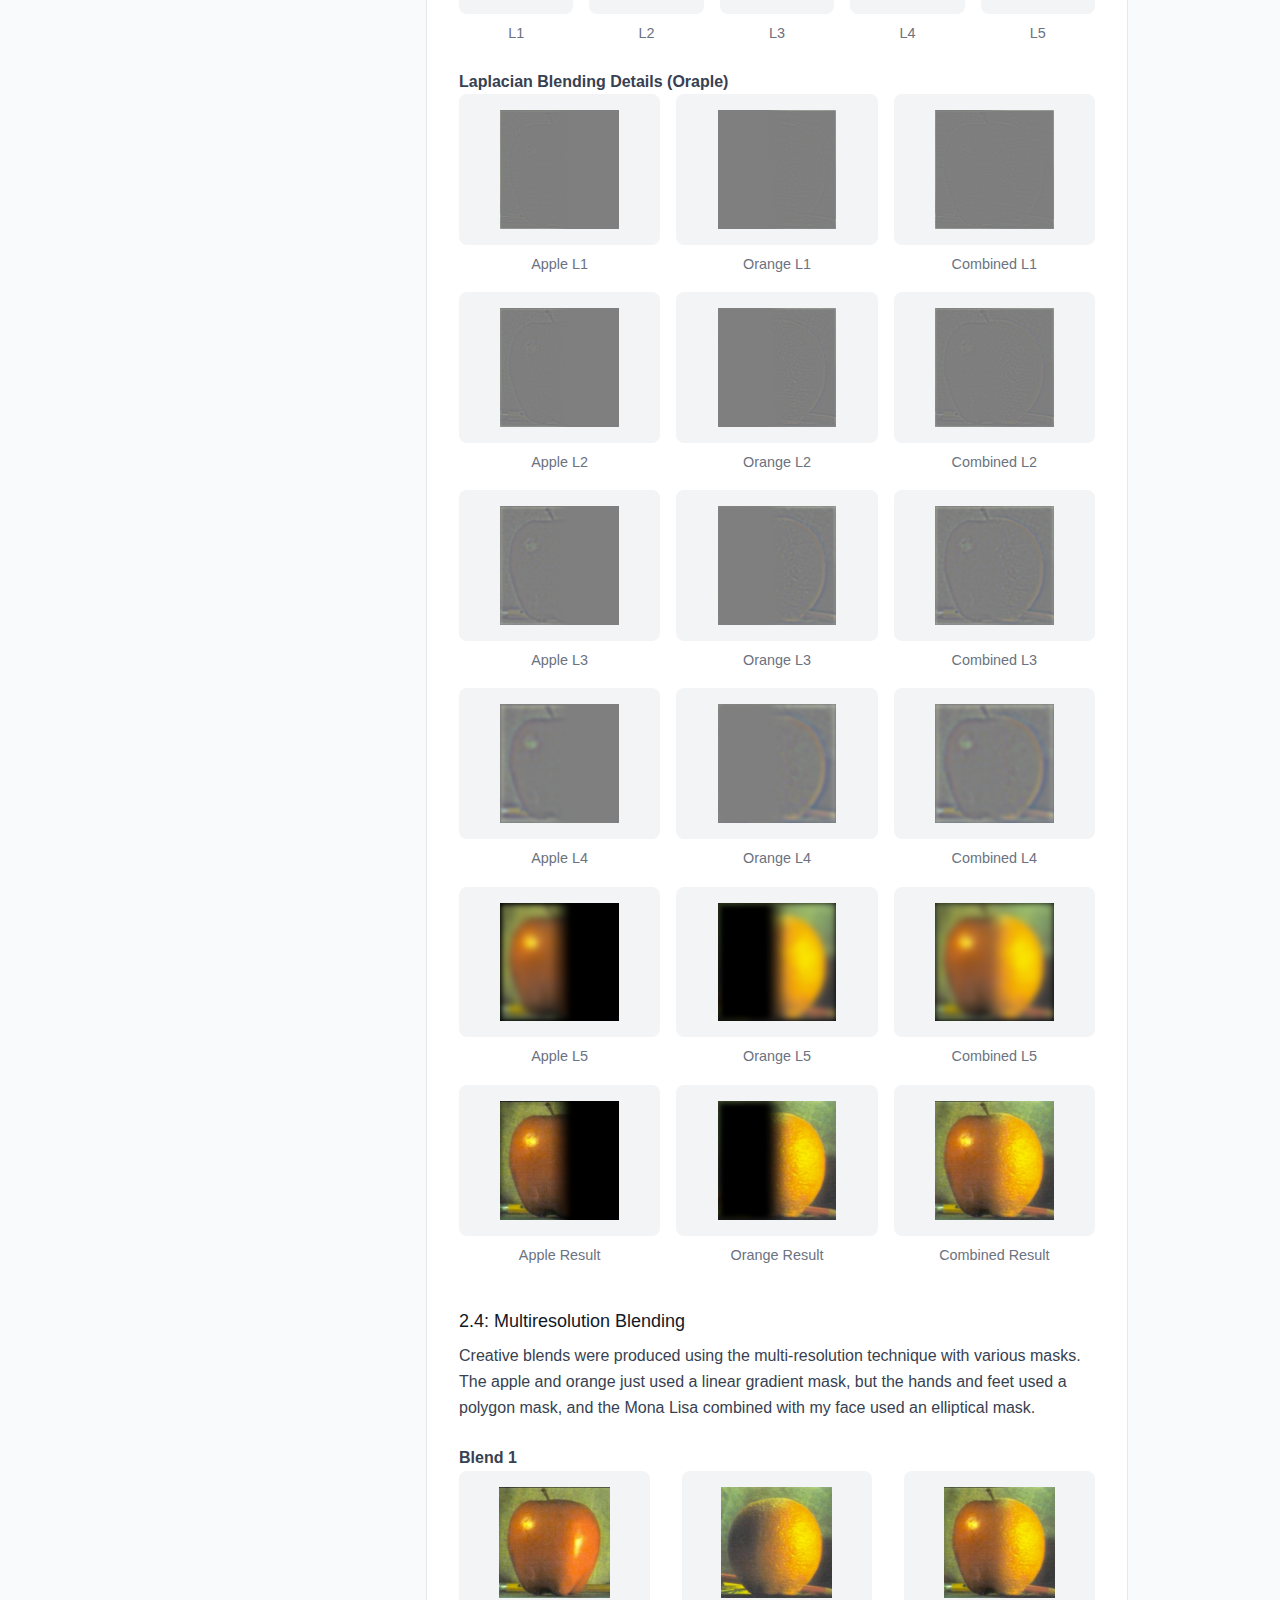
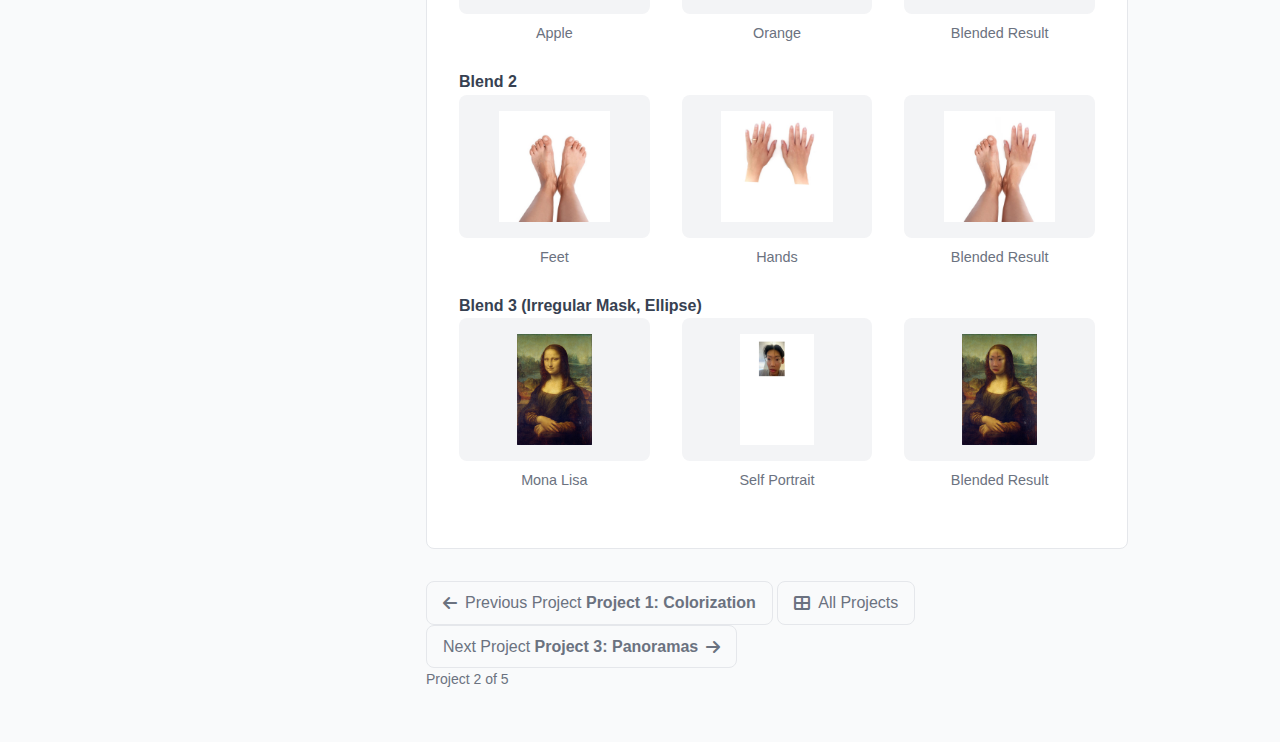
<file: 180/proj2.html>
<!DOCTYPE html>
<html lang="en">
<head>
    <meta charset="UTF-8">
    <meta name="viewport" content="width=device-width, initial-scale=1.0">
    <title>Project 2: Fun with Filters and Frequencies! | CS180</title>
    <link rel="stylesheet" href="styles.css">
    <link href="https://cdnjs.cloudflare.com/ajax/libs/font-awesome/6.0.0/css/all.min.css" rel="stylesheet">
    <style>
        /* Additional styles for Project 2 layout */
        .project-layout {
            display: flex;
            gap: 2.5rem;
            align-items: flex-start;
        }
        .content-column {
            flex: 3;
            min-width: 0; /* Prevents flexbox overflow */
        }
        .toc-column {
            flex: 1;
            position: sticky;
            top: 1.5rem;
        }
        .toc {
            border-left: 1px solid #e5e7eb;
            padding-left: 1.5rem;
        }

        /* TOC list reset + spacing */
        .toc ul {
            list-style: none;
            padding: 0;
            margin: 0;
        }
        .toc li + li { margin-top: 0.5rem; }
        .toc .sub-list li + li { margin-top: 0.25rem; }

        /*
         * Make images scale to the page/container instead of forcing the
         * page to expand. This keeps images visually balanced with text.
         */
        .content-card img,
        .content-column img,
        main.container img,
        .image-grid img,
        figure > img,
        .freq-analysis-grid img,
        .freq-hybrid-center img {
            display: block;
            max-width: 100%;
            height: auto;
            object-fit: contain;
        }

        /* Cap very tall images for readability (can be overridden by adding class .no-cap) */
        .content-card img:not(.no-cap),
        main.container img:not(.no-cap) {
            max-height: clamp(220px, 60vh, 720px);
        }

        /* Consistent figure/caption styling */
        figure { margin: 0; }
        figure img { border-radius: 8px; }
        figure figcaption {
            margin-top: 0.5rem;
            font-size: 0.9rem;
            color: #6b7280;
            text-align: center;
        }

        /* Uniform image sizing: use a consistent box and scale up small images */
        .image-placeholder { aspect-ratio: 4 / 3; }
        .image-placeholder img {
            width: 100%;
            height: 100%;
            object-fit: contain;
            max-height: 100% !important; /* override global caps inside placeholders */
        }

        /* Generic image grid helpers to match other pages */
        .image-grid { display: grid; gap: 1rem; }
        .image-grid.cols-2 { grid-template-columns: repeat(2, 1fr); }
        .image-grid.cols-3 { grid-template-columns: repeat(3, 1fr); }
        .image-grid.cols-4 { grid-template-columns: repeat(4, 1fr); }
    .image-grid.cols-5 { grid-template-columns: repeat(5, 1fr); }
        .image-grid-3x3 { display: grid; grid-template-columns: repeat(3, 1fr); gap: 1rem; }

        /* Frequency analysis sections */
    .freq-analysis-grid { display: grid; grid-template-columns: 1fr 1fr; gap: 1.5rem; margin-bottom: 1.5rem; }
    .freq-hybrid-center { grid-column: 1 / -1; display: flex; justify-content: center; }
    /* Keep the hybrid FFT image same size as a grid cell (avoid full width) */
    .freq-hybrid-center .image-placeholder { width: min(100%, 460px); }

        /* Responsive adjustments */
        @media (max-width: 900px) {
            .image-grid.cols-4 { grid-template-columns: repeat(2, 1fr); }
            .image-grid.cols-3 { grid-template-columns: repeat(2, 1fr); }
        }
        @media (max-width: 600px) {
            .image-grid.cols-4,
            .image-grid.cols-3,
            .image-grid.cols-2 { grid-template-columns: 1fr; }
        }
        .toc li a {
            color: #6b7280;
            text-decoration: none;
            font-size: 0.875rem;
            display: block;
            padding: 0.25rem 0;
            transition: color 0.2s;
        }
        .toc li a:hover {
            color: #111827;
        }
        .toc .sub-list {
            padding-left: 1rem;
            margin-top: 0.5rem;
        }
        
        @media (max-width: 1024px) {
            .project-layout {
                flex-direction: column;
            }
            .toc-column {
                position: static;
                width: 100%;
                margin-bottom: 2rem;
            }
            .toc {
                border-left: none;
                border-top: 1px solid #e5e7eb;
                padding-left: 0;
                padding-top: 1.5rem;
            }
        }

        /* Styles for code blocks */
        pre {
            background: #f3f4f6;
            border: 1px solid #e5e7eb;
            border-radius: 0.5rem;
            padding: 1rem;
            overflow-x: auto;
            font-size: 0.875rem;
            margin-bottom: 1.5rem;
        }
        code {
            font-family: 'Courier New', monospace;
        }
        /* (Removed duplicate grid rules at end of style block) */
    </style>
</head>
<body>
    <header>
        <div class="container">
            <div class="header-content">
                <a href="index.html" class="back-button" aria-label="Back to portfolio">
                    <i class="fas fa-arrow-left"></i>
                </a>
                <div class="header-info">
                    <div class="project-icon"><i class="fas fa-wave-square"></i></div>
                    <div>
                        <h1 class="project-title">Project 2: Fun with Filters and Frequencies!</h1>
                        <p class="project-course">CS180 • Fall 2025</p>
                    </div>
                </div>
            </div>
        </div>
    </header>

    <main class="container">
        <div class="project-layout">
            <div class="toc-column">
                <nav class="toc">
                    <h3>Table of Contents</h3>
                    <ul>
                        <li><a href="#part1">Part 1: Fun with Filters</a>
                            <ul class="sub-list">
                                <li><a href="#part1-1">1.1: Convolutions</a></li>
                                <li><a href="#part1-2">1.2: Finite Difference</a></li>
                                <li><a href="#part1-3">1.3: DoG Filter</a></li>
                            </ul>
                        </li>
                        <li><a href="#part2">Part 2: Fun with Frequencies</a>
                             <ul class="sub-list">
                                <li><a href="#part2-1">2.1: Sharpening</a></li>
                                <li><a href="#part2-2">2.2: Hybrid Images</a></li>
                                <li><a href="#part2-3">2.3: Stacks</a></li>
                                <li><a href="#part2-4">2.4: Blending</a></li>
                            </ul>
                        </li>
                    </ul>
                </nav>
            </div>

            <div class="content-column">
                <div class="content-card">
                    <div class="due-date">
                        <div class="due-badge"><i class="fas fa-calendar-alt"></i><span>Due: Sep 26, 2025 at 11:59 PM</span></div>
                    </div>

                    <!-- Part 1 -->
                    <section id="part1">
                        <h2>Part 1: Fun with Filters</h2>
                        
                        <section id="part1-1">
                            <h3>1.1: Convolutions from Scratch!</h3>
                            <p>Implemented convolution with four loops and two loops, and compared against `scipy.signal.convolve2d`. Zero-padding was used. The results from both of my implementations were consistent with the SciPy results, suggesting that my implementations are producing expected results. The main difference is in runtime, with the 2-loop version being faster than the 4-loop version, but not as fast as `scipy.signal.convolve2d`.</p>
                            <h4>Helpers</h4>
                            <pre><code>
    def pad_with_zeros(img, pad_h, pad_w):
        H, W = img.shape
        out = np.zeros((H + 2*pad_h, W + 2*pad_w), dtype=np.float64)
        out[pad_h:pad_h+H, pad_w:pad_w+W] = img
        return out

    def flip_kernel(kernel):
        return np.flip(np.flip(kernel, axis=0), axis=1)
                            </code></pre>
                            <h4>4-Loop Convolution Code:</h4>
                            <pre><code>
    def conv2d_4loops(img, kernel):
        assert img.ndim == 2 and kernel.ndim == 2
        kH, kW = kernel.shape
        k = flip_kernel(kernel)

        pad_h = kH // 2
        pad_w = kW // 2
        img_p = pad_with_zeros(img, pad_h, pad_w)

        H, W = img.shape
        out = np.zeros((H, W), dtype=np.float64)

        for i in range(H):
            for j in range(W):
                acc = 0.0
                for m in range(kH):
                    for n in range(kW):
                        acc += img_p[i + m, j + n] * k[m, n]
                out[i, j] = acc
        return out
                            </code></pre>
                             <h4>2-Loop Convolution Code:</h4>
                            <pre><code>
    def conv2d_2loops(img, kernel):
        assert img.ndim == 2 and kernel.ndim == 2
        kH, kW = kernel.shape
        k = flip_kernel(kernel)

        pad_h = kH // 2
        pad_w = kW // 2
        img_p = pad_with_zeros(img, pad_h, pad_w)

        H, W = img.shape
        out = np.zeros((H, W), dtype=np.float64)

        for i in range(H):
            for j in range(W):
                window = img_p[i:i+kH, j:j+kW]
                out[i, j] = np.sum(window * k)
        return out
                            </code></pre>
                            <!-- Original image before the 3x3 grid, same visual size as tiles -->
                            <div class="image-grid cols-3" style="margin-bottom: 1rem;">
                                <figure>
                                    <div class="image-placeholder">
                                        <img src="proj2/self_gray.png" alt="Original (Grayscale)">
                                    </div>
                                    <figcaption>Original (Grayscale)</figcaption>
                                </figure>
                            </div>

                            <div class="image-grid image-grid-3x3">
                                <figure><div class="image-placeholder"><img src="proj2/self_box_4.png" alt="4-loop: Box"></div><figcaption>4-loop: Box</figcaption></figure>
                                <figure><div class="image-placeholder"><img src="proj2/self_dx_4.png" alt="4-loop: Dx"></div><figcaption>4-loop: Dx</figcaption></figure>
                                <figure><div class="image-placeholder"><img src="proj2/self_dy_4.png" alt="4-loop: Dy"></div><figcaption>4-loop: Dy</figcaption></figure>
                                <figure><div class="image-placeholder"><img src="proj2/self_box_2.png" alt="2-loop: Box"></div><figcaption>2-loop: Box</figcaption></figure>
                                <figure><div class="image-placeholder"><img src="proj2/self_dx_2.png" alt="2-loop: Dx"></div><figcaption>2-loop: Dx</figcaption></figure>
                                <figure><div class="image-placeholder"><img src="proj2/self_dy_2.png" alt="2-loop: Dy"></div><figcaption>2-loop: Dy</figcaption></figure>
                                <figure><div class="image-placeholder"><img src="proj2/self_box_scipy.png" alt="Scipy: Box"></div><figcaption>Scipy: Box</figcaption></figure>
                                <figure><div class="image-placeholder"><img src="proj2/self_dx_scipy.png" alt="Scipy: Dx"></div><figcaption>Scipy: Dx</figcaption></figure>
                                <figure><div class="image-placeholder"><img src="proj2/self_dy_scipy.png" alt="Scipy: Dy"></div><figcaption>Scipy: Dy</figcaption></figure>
                            </div>
                        </section>
                        
                        <section id="part1-2">
                            <h3>1.2: Finite Difference Operator</h3>
                            <p>Partial derivatives were computed using finite difference operators Dx and Dy, followed by the gradient magnitude and binarized edge image. For the threshold, I went with a value that would minimize the noise.</p>
                            <div class="image-grid cols-3">
                                <figure><div class="image-placeholder"><img src="proj2/cameraman.png" alt="Original"></div><figcaption>Original</figcaption></figure>
                                <figure><div class="image-placeholder"><img src="proj2/cam_dx.png" alt="Derivative (Dx)"></div><figcaption>Derivative (Dx)</figcaption></figure>
                                <figure><div class="image-placeholder"><img src="proj2/cam_dy.png" alt="Derivative (Dy)"></div><figcaption>Derivative (Dy)</figcaption></figure>
                                <figure><div class="image-placeholder"><img src="proj2/cam_gradmag.png" alt="Gradient Magnitude"></div><figcaption>Gradient Magnitude</figcaption></figure>
                                <figure><div class="image-placeholder"><img src="proj2/cam_edges.png" alt="Binarized Edges"></div><figcaption>Binarized Edges (tau=0.27)</figcaption></figure>
                            </div>
                        </section>

                        <section id="part1-3">
                            <h3>1.3: Derivative of Gaussian (DoG) Filter</h3>
                            <p>To reduce noise, a Gaussian filter was applied before differentiation. This was compared with a direct Derivative of Gaussian (DoG) filter. Between the two methods, the final edges look the same even though the intermediate results differ. It should be noted that both of these results are better than the edge result we had in 1.2.</p>
                            <h4>DoG Filters</h4>
                            <div class="image-grid cols-3">
                                <figure><div class="image-placeholder"><img src="proj2/gaussian.png"></div><figcaption>Gaussian Kernel</figcaption></figure>
                                <figure><div class="image-placeholder"><img src="proj2/dog_x.png"></div><figcaption>DoG (Dx)</figcaption></figure>
                                <figure><div class="image-placeholder"><img src="proj2/dog_y.png"></div><figcaption>DoG (Dy)</figcaption></figure>
                            </div>
                            <h4>Method 1: Blur then Differentiate</h4>
                            <div class="image-grid cols-4">
                                <figure><div class="image-placeholder"><img src="proj2/Ix_blur_then_dx.png"></div><figcaption>Dx of Blurred</figcaption></figure>
                                <figure><div class="image-placeholder"><img src="proj2/Iy_blur_then_dy.png"></div><figcaption>Dy of Blurred</figcaption></figure>
                                <figure><div class="image-placeholder"><img src="proj2/blur_then_diff_gradmag.png"></div><figcaption>Gradient Magnitude</figcaption></figure>
                                <figure><div class="image-placeholder"><img src="proj2/blur_then_diff_edges.png"></div><figcaption>Edges (tau=0.06)</figcaption></figure>
                            </div>
                             <h4>Method 2: Direct DoG Convolution</h4>
                            <div class="image-grid cols-4">
                                <figure><div class="image-placeholder"><img src="proj2/Ix_dog_once.png"></div><figcaption>DoG Dx Result</figcaption></figure>
                                <figure><div class="image-placeholder"><img src="proj2/Iy_dog_once.png"></div><figcaption>DoG Dy Result</figcaption></figure>
                                <figure><div class="image-placeholder"><img src="proj2/dog_gradmag.png"></div><figcaption>Gradient Magnitude</figcaption></figure>
                                <figure><div class="image-placeholder"><img src="proj2/dog_edges.png"></div><figcaption>Edges (tau=0.06)</figcaption></figure>
                            </div>
                        </section>
                    </section>
                    
                    <hr class="section-divider">

                    <!-- Part 2 -->
                    <section id="part2">
                        <h2>Part 2: Fun with Frequencies!</h2>
                        
                        <section id="part2-1">
                            <h3>2.1: Image "Sharpening"</h3>
                            <p>The unsharp masking technique was used to sharpen images by amplifying high frequencies. I first blur the image with a Gaussian low-pass filter, subtract that from the original to get the high-frequency component, then add a scaled version back. As seen in varying the sharpness levels, the effect can be quite pronounced when we increase the alpha parameter. <br> When comparing the sharpened image to the blurred then resharpened image, it makes sense that we are unable to perfectly recover the original image, as some high-frequency details are lost in the initial blurring step.</p>
                            <h4>Taj Mahal Sharpening Process</h4>
                            <div class="image-grid cols-4">
                                <figure><div class="image-placeholder"><img src="proj2/taj_original_color.png"></div><figcaption>Original</figcaption></figure>
                                <figure><div class="image-placeholder"><img src="proj2/taj_blurred_color.png"></div><figcaption>Blurred (Low Pass)</figcaption></figure>
                                <figure><div class="image-placeholder"><img src="proj2/taj_high_freq.png"></div><figcaption>High Frequencies</figcaption></figure>
                                <figure><div class="image-placeholder"><img src="proj2/taj_original_sharp.png"></div><figcaption>Sharpened</figcaption></figure>
                            </div>
                            <h4>Varying Sharpness Levels</h4>
                            <div class="image-grid cols-4">
                                <figure><div class="image-placeholder"><img src="proj2/taj_sharpened_alpha_0.5_color.png"></div><figcaption>alpha = 0.5</figcaption></figure>
                                <figure><div class="image-placeholder"><img src="proj2/taj_sharpened_alpha_1.0_color.png"></div><figcaption>alpha = 1.0</figcaption></figure>
                                <figure><div class="image-placeholder"><img src="proj2/taj_sharpened_alpha_5_color.png"></div><figcaption>alpha = 5.0</figcaption></figure>
                                <figure><div class="image-placeholder"><img src="proj2/taj_sharpened_alpha_10_color.png"></div><figcaption>alpha = 10.0</figcaption></figure>
                            </div>
                            <h4>Blurring and Re-sharpening</h4>
                            <div class="image-grid cols-3">
                                <figure><div class="image-placeholder"><img src="proj2/taj_original_sharp.png"></div><figcaption>Sharpened</figcaption></figure>
                                <figure><div class="image-placeholder"><img src="proj2/taj_artificially_blurred.png"></div><figcaption>Then Blurred</figcaption></figure>
                                <figure><div class="image-placeholder"><img src="proj2/taj_sharpened_from_blur.png"></div><figcaption>Then Sharpened Again</figcaption></figure>
                            </div>
                            <h4>Additional Example</h4>
                            <div class="image-grid cols-2">
                                <figure><div class="image-placeholder"><img src="proj2/self_original_color.png"></div><figcaption>Original Image</figcaption></figure>
                                <figure><div class="image-placeholder"><img src="proj2/self_sharpened_alpha_5_color.png" /></div><figcaption>Sharpened Result</figcaption></figure>
                            </div>
                        </section>

                        <section id="part2-2">
                            <h3>2.2: Hybrid Images</h3>
                            <p>Hybrid images were created by blending the high frequencies of one image with the low frequencies of another after aligning them in the frequency domain. The distance scaling was applied to simulate different viewing distances to show how the perception of the image changes with depth. <br> I hope you find my motobike and my fish submarine cool too!</p>
                            <h4>Example 1: Main Result with Analysis</h4>
                            <div class="image-grid cols-4">
                                <figure><div class="image-placeholder"><img src="proj2/DerekPicture.jpg"></div><figcaption>Original Derek</figcaption></figure>
                                <figure><div class="image-placeholder"><img src="proj2/nutmeg.jpg"></div><figcaption>Original Nutmeg</figcaption></figure>
                                <figure><div class="image-placeholder"><img src="proj2/derek_aligned.png"></div><figcaption>Aligned Nutmeg</figcaption></figure>
                                <figure><div class="image-placeholder"><img src="proj2/hybrid_derek_nutmeg_s1_25_s2_8.png"></div><figcaption>Hybrid Result</figcaption></figure>
                            </div>
                            <h4>Distance Simulation</h4>
                            <div class="image-grid cols-4">
                               <figure><div class="image-placeholder"><img src="proj2/hybrid_derek_nutmeg_scaled_1.000.png"></div><figcaption>Scale 1</figcaption></figure>
                               <figure><div class="image-placeholder"><img src="proj2/hybrid_derek_nutmeg_scaled_0.500.png"></div><figcaption>Scale 0.5</figcaption></figure>
                               <figure><div class="image-placeholder"><img src="proj2/hybrid_derek_nutmeg_scaled_0.250.png"></div><figcaption>Scale 0.25</figcaption></figure>
                               <figure><div class="image-placeholder"><img src="proj2/hybrid_derek_nutmeg_scaled_0.125.png"></div><figcaption>Scale 0.125</figcaption></figure>
                            </div>
                            <h4>Frequency Analysis</h4>
                            <div class="freq-analysis-grid">
                                <figure><div class="image-placeholder"><img src="proj2/fft_derek.png"></div><figcaption>FFT of Nutmeg</figcaption></figure>
                                <figure><div class="image-placeholder"><img src="proj2/fft_nutmeg.png"></div><figcaption>FFT of Derek</figcaption></figure>
                                <figure><div class="image-placeholder"><img src="proj2/fft_nutmeg_filtered.png" /></div><figcaption>FFT of Nutmeg High Pass Filtered</figcaption></figure>
                                <figure><div class="image-placeholder"><img src="proj2/fft_derek_filtered.png" /></div><figcaption>FFT of Derek Low Pass Filtered</figcaption></figure>
                                <div class="freq-hybrid-center">
                                    <figure><div class="image-placeholder"><img src="proj2/fft_hybrid.png"></div><figcaption>FFT of Hybrid Image</figcaption></figure>
                                </div>
                            </div>
                            <h4>Example 2</h4>
                            <div class="image-grid cols-3">
                               <figure><div class="image-placeholder"><img src="proj2/bike.jpg"></div><figcaption>Bike</figcaption></figure>
                               <figure><div class="image-placeholder"><img src="proj2/ninja.jpeg"></div><figcaption>Motorcycle</figcaption></figure>
                               <figure><div class="image-placeholder"><img src="proj2/hybrid_ninja_bike.png"></div><figcaption>Hybrid Result</figcaption></figure>
                            </div>
                            <h4>Example 3</h4>
                             <div class="image-grid cols-3">
                               <figure><div class="image-placeholder"><img src="proj2/fish.bmp"></div><figcaption>Fish</figcaption></figure>
                               <figure><div class="image-placeholder"><img src="proj2/submarine.bmp"></div><figcaption>Submarine</figcaption></figure>
                               <figure><div class="image-placeholder"><img src="proj2/fish_submarine.png"></div><figcaption>Hybrid Result</figcaption></figure>
                            </div>
                        </section>

                        <section id="part2-3">
                            <h3>2.3: Gaussian and Laplacian Stacks</h3>
                             <p>Gaussian and Laplacian stacks were implemented to prepare for multi-resolution blending. The Gaussian stack is built by progressively blurring the image, while the Laplacian stack is derived from the differences between consecutive Gaussian levels, representing the band-pass filtered versions of the image.</p>
                             <h4>Apple Stacks</h4>
                             <div class="image-grid cols-5">
                                 <figure><div class="image-placeholder"><img src="proj2/apple_gaussian_level_0.png"></div><figcaption>G1</figcaption></figure>
                                 <figure><div class="image-placeholder"><img src="proj2/apple_gaussian_level_1.png"></div><figcaption>G2</figcaption></figure>
                                 <figure><div class="image-placeholder"><img src="proj2/apple_gaussian_level_2.png"></div><figcaption>G3</figcaption></figure>
                                 <figure><div class="image-placeholder"><img src="proj2/apple_gaussian_level_3.png"></div><figcaption>G4</figcaption></figure>
                                 <figure><div class="image-placeholder"><img src="proj2/apple_gaussian_level_4.png"></div><figcaption>G5</figcaption></figure>
                                 <figure><div class="image-placeholder"><img src="proj2/apple_laplacian_level_0.png"></div><figcaption>L1</figcaption></figure>
                                 <figure><div class="image-placeholder"><img src="proj2/apple_laplacian_level_1.png"></div><figcaption>L2</figcaption></figure>
                                 <figure><div class="image-placeholder"><img src="proj2/apple_laplacian_level_2.png"></div><figcaption>L3</figcaption></figure>
                                 <figure><div class="image-placeholder"><img src="proj2/apple_laplacian_level_3.png"></div><figcaption>L4</figcaption></figure>
                                 <figure><div class="image-placeholder"><img src="proj2/apple_laplacian_level_4.png"></div><figcaption>L5</figcaption></figure>
                             </div>
                             <h4>Orange Stacks</h4>
                              <div class="image-grid cols-5">
                                 <figure><div class="image-placeholder"><img src="proj2/orange_gaussian_level_0.png"></div><figcaption>G1</figcaption></figure>
                                 <figure><div class="image-placeholder"><img src="proj2/orange_gaussian_level_1.png"></div><figcaption>G2</figcaption></figure>
                                 <figure><div class="image-placeholder"><img src="proj2/orange_gaussian_level_2.png"></div><figcaption>G3</figcaption></figure>
                                 <figure><div class="image-placeholder"><img src="proj2/orange_gaussian_level_3.png"></div><figcaption>G4</figcaption></figure>
                                 <figure><div class="image-placeholder"><img src="proj2/orange_gaussian_level_4.png"></div><figcaption>G5</figcaption></figure>
                                 <figure><div class="image-placeholder"><img src="proj2/orange_laplacian_level_0.png"></div><figcaption>L1</figcaption></figure>
                                 <figure><div class="image-placeholder"><img src="proj2/orange_laplacian_level_1.png"></div><figcaption>L2</figcaption></figure>
                                 <figure><div class="image-placeholder"><img src="proj2/orange_laplacian_level_2.png"></div><figcaption>L3</figcaption></figure>
                                 <figure><div class="image-placeholder"><img src="proj2/orange_laplacian_level_3.png"></div><figcaption>L4</figcaption></figure>
                                 <figure><div class="image-placeholder"><img src="proj2/orange_laplacian_level_4.png"></div><figcaption>L5</figcaption></figure>
                             </div>
                             <h4>Laplacian Blending Details (Oraple)</h4>
                             <div class="image-grid image-grid-3x3">
                                 <!-- Row 1 -->
                                 <figure><div class="image-placeholder"><img src="proj2/burt_apple_level_0.png"></div><figcaption>Apple L1</figcaption></figure>
                                 <figure><div class="image-placeholder"><img src="proj2/burt_orange_level_0.png"></div><figcaption>Orange L1</figcaption></figure>
                                 <figure><div class="image-placeholder"><img src="proj2/burt_blend_level_0.png"></div><figcaption>Combined L1</figcaption></figure>
                                 <!-- Row 2 -->
                                 <figure><div class="image-placeholder"><img src="proj2/burt_apple_level_1.png"></div><figcaption>Apple L2</figcaption></figure>
                                 <figure><div class="image-placeholder"><img src="proj2/burt_orange_level_1.png"></div><figcaption>Orange L2</figcaption></figure>
                                 <figure><div class="image-placeholder"><img src="proj2/burt_blend_level_1.png"></div><figcaption>Combined L2</figcaption></figure>
                                 <!-- Row 3 -->
                                 <figure><div class="image-placeholder"><img src="proj2/burt_apple_level_2.png"></div><figcaption>Apple L3</figcaption></figure>
                                 <figure><div class="image-placeholder"><img src="proj2/burt_orange_level_2.png"></div><figcaption>Orange L3</figcaption></figure>
                                 <figure><div class="image-placeholder"><img src="proj2/burt_blend_level_2.png"></div><figcaption>Combined L3</figcaption></figure>
                                 <!-- Row 4 -->
                                 <figure><div class="image-placeholder"><img src="proj2/burt_apple_level_3.png"></div><figcaption>Apple L4</figcaption></figure>
                                 <figure><div class="image-placeholder"><img src="proj2/burt_orange_level_3.png"></div><figcaption>Orange L4</figcaption></figure>
                                 <figure><div class="image-placeholder"><img src="proj2/burt_blend_level_3.png"></div><figcaption>Combined L4</figcaption></figure>
                                 <!-- Row 5 -->
                                 <figure><div class="image-placeholder"><img src="proj2/burt_apple_level_4.png"></div><figcaption>Apple L5</figcaption></figure>
                                 <figure><div class="image-placeholder"><img src="proj2/burt_orange_level_4.png"></div><figcaption>Orange L5</figcaption></figure>
                                 <figure><div class="image-placeholder"><img src="proj2/burt_blend_level_4.png"></div><figcaption>Combined L5</figcaption></figure>
                                 <!-- Row 6 -->
                                 <figure><div class="image-placeholder"><img src="proj2/burt_apple_level_5.png"></div><figcaption>Apple Result</figcaption></figure>
                                 <figure><div class="image-placeholder"><img src="proj2/burt_orange_level_5.png"></div><figcaption>Orange Result</figcaption></figure>
                                 <figure><div class="image-placeholder"><img src="proj2/burt_blend_level_5.png"></div><figcaption>Combined Result</figcaption></figure>
                             </div>
                        </section>

                        <section id="part2-4">
                            <h3>2.4: Multiresolution Blending</h3>
                            <p>Creative blends were produced using the multi-resolution technique with various masks. The apple and orange just used a linear gradient mask, but the hands and feet used a polygon mask, and the Mona Lisa combined with my face used an elliptical mask.</p>
                            <h4>Blend 1</h4>
                            <div class="image-grid cols-3">
                               <figure><div class="image-placeholder"><img src="proj2/apple.jpeg"></div><figcaption>Apple</figcaption></figure>
                               <figure><div class="image-placeholder"><img src="proj2/orange.jpeg"></div><figcaption>Orange</figcaption></figure>
                               <figure><div class="image-placeholder"><img src="proj2/oraple_blended_color.png"></div><figcaption>Blended Result</figcaption></figure>
                            </div>
                            <h4>Blend 2</h4>
                            <div class="image-grid cols-3">
                               <figure><div class="image-placeholder"><img src="proj2/feet.jpg"></div><figcaption>Feet</figcaption></figure>
                               <figure><div class="image-placeholder"><img src="proj2/hands2.jpeg"></div><figcaption>Hands</figcaption></figure>
                               <figure><div class="image-placeholder"><img src="proj2/haet_blend.png"></div><figcaption>Blended Result</figcaption></figure>
                            </div>
                            <h4>Blend 3 (Irregular Mask, Ellipse)</h4>
                            <div class="image-grid cols-3">
                               <figure><div class="image-placeholder"><img src="proj2/mona_lisa.jpg"></div><figcaption>Mona Lisa</figcaption></figure>
                               <figure><div class="image-placeholder"><img src="proj2/self_original_flipped.png"></div><figcaption>Self Portrait</figcaption></figure>
                               <figure><div class="image-placeholder"><img src="proj2/monaface_blend.png"></div><figcaption>Blended Result</figcaption></figure>
                            </div>
                        </section>
                    </section>
                </div>

                <!-- Navigation -->
                <div class="navigation-footer">
                    <a href="proj1.html" class="nav-button prev">
                        <i class="fas fa-arrow-left"></i>
                        <div>
                            <span>Previous Project</span>
                            <strong>Project 1: Colorization</strong>
                        </div>
                    </a>
                    <a href="index.html" class="nav-button home">
                        <i class="fas fa-th-large"></i>
                        <span>All Projects</span>
                    </a>
                    <a href="proj3.html" class="nav-button next">
                        <div>
                            <span>Next Project</span>
                            <strong>Project 3: Panoramas</strong>
                        </div>
                        <i class="fas fa-arrow-right"></i>
                    </a>
                    <div class="project-counter">
                        Project 2 of 5
                    </div>
                </div>
            </div>
        </div>
    </main>
</body>
</html>
</file>
<file: 180/styles.css>
* {
    margin: 0;
    padding: 0;
    box-sizing: border-box;
}

/* Make media responsive by default */
img, video, canvas, svg {
    max-width: 100%;
    height: auto;
    display: block;
}

/* Allow grid/flex children to shrink so content doesn't force horizontal overflow */
.image-grid > *,
.grid > *,
.layout > * {
    min-width: 0;
}

body {
    font-family: -apple-system, BlinkMacSystemFont, 'Segoe UI', Roboto, sans-serif;
    line-height: 1.6;
    color: #374151;
    background-color: #f9fafb;
}

.container {
    max-width: 1024px;
    margin: 0 auto;
    padding: 0 1.5rem;
}

/* Header */
header {
    background: white;
    border-bottom: 1px solid #e5e7eb;
}

.header-content {
    padding: 1.5rem 0;
    display: flex;
    align-items: center;
    gap: 1rem;
}

.back-button {
    padding: 0.5rem;
    color: #6b7280;
    text-decoration: none;
    border-radius: 0.5rem;
    transition: background-color 0.2s;
}

.back-button:hover {
    background: #f3f4f6;
    color: #111827;
}

.header-info {
    display: flex;
    align-items: center;
    gap: 0.75rem;
}

.project-icon {
    width: 2.5rem;
    height: 2.5rem;
    background: #dbeafe;
    color: #2563eb;
    border-radius: 0.5rem;
    display: flex;
    align-items: center;
    justify-content: center;
}

.project-title {
    font-size: 1.5rem;
    font-weight: 500;
    color: #111827;
    margin: 0;
}

.project-course {
    color: #6b7280;
    font-size: 0.875rem;
}

/* Main Content */
main {
    padding: 2rem 0;
}

.content-card {
    background: white;
    border-radius: 0.5rem;
    border: 1px solid #e5e7eb;
    padding: 2rem;
    margin-bottom: 2rem;
}

.due-date {
    text-align: center;
    margin-bottom: 2rem;
}

.due-badge {
    display: inline-flex;
    align-items: center;
    gap: 0.5rem;
    padding: 0.5rem 1rem;
    background: #fef2f2;
    color: #991b1b;
    border-radius: 0.5rem;
    font-weight: 500;
}

/* Sections */
section {
    margin-bottom: 2.5rem;
}

section:last-child {
    margin-bottom: 0;
}

h2 {
    font-size: 1.25rem;
    font-weight: 600;
    color: #111827;
    margin-bottom: 1rem;
}

h3 {
    font-size: 1.125rem;
    font-weight: 500;
    color: #111827;
    margin-bottom: 0.5rem;
}

p {
    color: #374151;
    line-height: 1.625;
    margin-bottom: 1.5rem;
}

p:last-child {
    margin-bottom: 0;
}

em {
    font-style: italic;
}

strong {
    font-weight: 600;
}

a {
    color: #2563eb;
    text-decoration: underline;
}

a:hover {
    color: #1d4ed8;
}

/* Code and formulas */
code {
    background: #f3f4f6;
    padding: 0.125rem 0.25rem;
    border-radius: 0.25rem;
    font-family: 'Courier New', monospace;
    font-size: 0.875rem;
}

.formula-box {
    background: #f3f4f6;
    border-radius: 0.5rem;
    padding: 1rem;
    margin: 1rem 0;
    font-family: 'Courier New', monospace;
    text-align: center;
}

/* Image Grid */
.image-grid {
    display: grid;
    gap: 1.5rem;
    margin-bottom: 1.5rem;
}

.image-grid.cols-2 {
    grid-template-columns: repeat(auto-fit, minmax(300px, 1fr));
}

.image-grid.cols-3 {
    grid-template-columns: repeat(auto-fit, minmax(250px, 1fr));
}

.image-placeholder {
    background: #f3f4f6;
    border-radius: 0.5rem;
    padding: 1.5rem;
    text-align: center;
}

.image-box {
    background: #e5e7eb;
    border-radius: 0.5rem;
    margin-bottom: 1rem;
    display: flex;
    align-items: center;
    justify-content: center;
    color: #9ca3af;
    font-size: 3rem;
    aspect-ratio: 4/3;
}

.image-caption {
    font-weight: 500;
    color: #111827;
    margin-bottom: 0.25rem;
}

.image-description {
    font-size: 0.875rem;
    color: #6b7280;
    margin: 0;
}

.offset-display {
    font-family: 'Courier New', monospace;
    font-size: 0.875rem;
    color: #374151;
    background: #f9fafb;
    padding: 0.5rem;
    border-radius: 0.25rem;
    margin-top: 0.5rem;
}

/* Results table */
.results-table {
    width: 100%;
    border-collapse: collapse;
    margin: 1.5rem 0;
    background: white;
    border-radius: 0.5rem;
    overflow: hidden;
    box-shadow: 0 1px 3px rgba(0,0,0,0.1);
}

.results-table th {
    background: #f9fafb;
    padding: 0.75rem;
    text-align: left;
    font-weight: 500;
    color: #374151;
    border-bottom: 1px solid #e5e7eb;
}

.results-table td {
    padding: 0.75rem;
    border-bottom: 1px solid #f3f4f6;
}

.results-table tr:last-child td {
    border-bottom: none;
}

/* Navigation */
.navigation {
    display: flex;
    justify-content: space-between;
    align-items: center;
    margin-top: 2rem;
}

.nav-button {
    display: inline-flex;
    align-items: center;
    gap: 0.5rem;
    padding: 0.5rem 1rem;
    color: #6b7280;
    text-decoration: none;
    border: 1px solid #e5e7eb;
    border-radius: 0.5rem;
    transition: all 0.2s;
}

.nav-button:hover {
    color: #111827;
    border-color: #d1d5db;
}

.project-counter {
    font-size: 0.875rem;
    color: #6b7280;
}

.image-box {
    max-width: 100%;
    height: auto;
    display: block;
    margin: 0 auto 1rem auto;
    border-radius: 0.5rem;
    box-shadow: 0 2px 8px rgba(0,0,0,0.05);
}

.image-placeholder {
    overflow: hidden;
    padding: 1rem;
    background: #f3f4f6;
    border-radius: 0.5rem;
    box-sizing: border-box;
}

.image-grid.cols-2, .image-grid.cols-3 {
    gap: 2rem;
}

/* Responsive Design */
@media (max-width: 768px) {
    .container {
        padding: 0 1rem;
    }
    
    .content-card {
        padding: 1.5rem;
    }
    
    .header-content {
        padding: 1rem 0;
        flex-wrap: wrap;
    }
    
    .project-title {
        font-size: 1.25rem;
    }
    
    .image-grid.cols-2,
    .image-grid.cols-3 {
        grid-template-columns: 1fr;
    }
}
</file>
